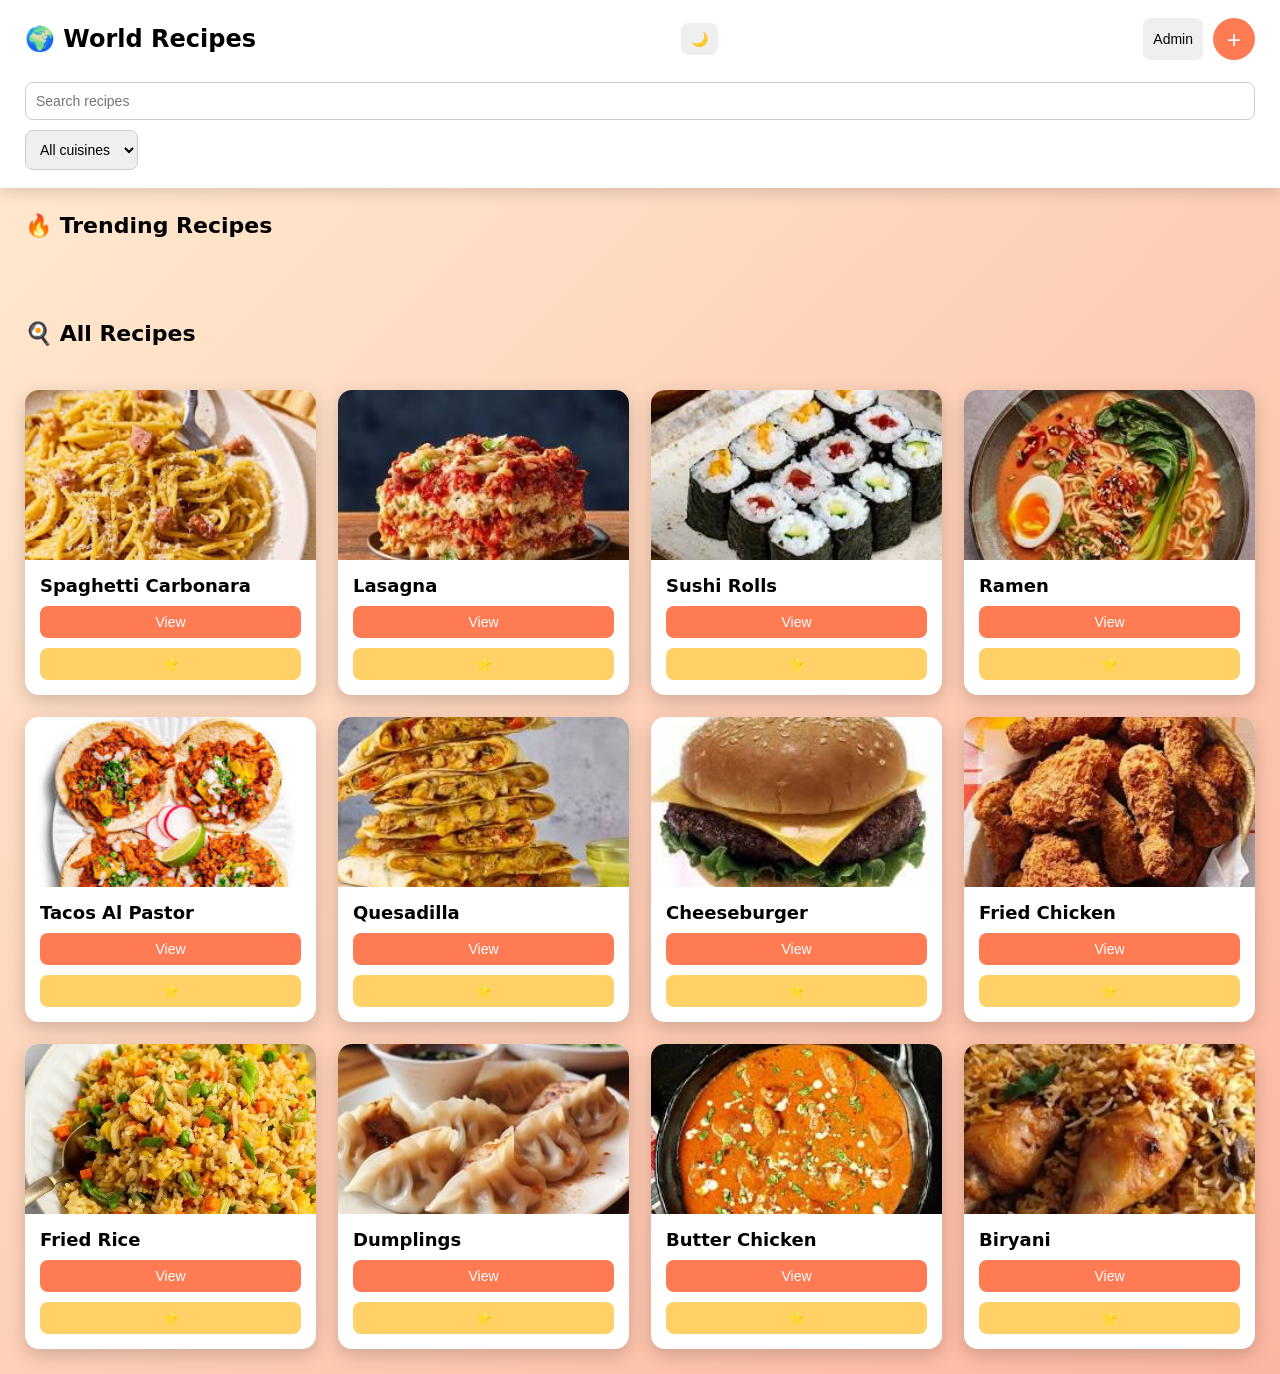
<file: index.html>
<!DOCTYPE html>
<html>
<head>
<title>World Recipes</title>
<link rel="stylesheet" href="style.css">
</head>

<body>

<header>
<h1>🌍 World Recipes</h1>
<button onclick="toggleDark()">🌙</button>
<div class="topButtons">
<button onclick="location.href='admin.html'">Admin</button>
<button class="addBtn" onclick="location.href='add.html'">+</button>
</div>

<div class="controls">

<input id="search" placeholder="Search recipes">

<select id="filter">
<option value="all">All cuisines</option>
<option value="italian">Italian</option>
<option value="japanese">Japanese</option>
<option value="mexican">Mexican</option>
<option value="american">American</option>
<option value="chinese">Chinese</option>
<option value="indian">Indian</option>
</select>

</div>

</header>
  
<h2 class="sectionTitle">🔥 Trending Recipes</h2>
<div class="trending" id="trending"></div>
<h2 class="sectionTitle">🍳 All Recipes</h2>
  
<div class="container" id="recipes">

<div class="recipe" data-type="italian">
<img src="spaghetti_carbonara.jpg">
<div class="content">
<h3>Spaghetti Carbonara</h3>
<button class="view">View</button>
<button class="fav">⭐</button>
<div class="details">
<p>Spaghetti, eggs, pancetta, pecorino cheese.</p>
</div>
</div>
</div>

<div class="recipe" data-type="italian">
<img src="lasagna.jpg">
<div class="content">
<h3>Lasagna</h3>
<button class="view">View</button>
<button class="fav">⭐</button>
<div class="details">
<p>Pasta sheets, beef, tomato sauce, mozzarella.</p>
</div>
</div>
</div>

<div class="recipe" data-type="japanese">
<img src="sushi_rolls.jpg">
<div class="content">
<h3>Sushi Rolls</h3>
<button class="view">View</button>
<button class="fav">⭐</button>
<div class="details">
<p>Sushi rice, nori, fish, cucumber.</p>
</div>
</div>
</div>

<div class="recipe" data-type="japanese">
<img src="ramen.jpg">
<div class="content">
<h3>Ramen</h3>
<button class="view">View</button>
<button class="fav">⭐</button>
<div class="details">
<p>Noodles, broth, egg, pork slices.</p>
</div>
</div>
</div>

<div class="recipe" data-type="mexican">
<img src="tacos_al_pastor.jpg">
<div class="content">
<h3>Tacos Al Pastor</h3>
<button class="view">View</button>
<button class="fav">⭐</button>
<div class="details">
<p>Tortillas, beef, lettuce, tomatoes.</p>
</div>
</div>
</div>

<div class="recipe" data-type="mexican">
<img src="quesadilla.jpg">
<div class="content">
<h3>Quesadilla</h3>
<button class="view">View</button>
<button class="fav">⭐</button>
<div class="details">
<p>Tortilla, cheese, chicken.</p>
</div>
</div>
</div>

<div class="recipe" data-type="american">
<img src="cheeseburger.jpg">
<div class="content">
<h3>Cheeseburger</h3>
<button class="view">View</button>
<button class="fav">⭐</button>
<div class="details">
<p>Beef patty, bun, cheese, lettuce.</p>
</div>
</div>
</div>

<div class="recipe" data-type="american">
<img src="fried_chicken.jpg">
<div class="content">
<h3>Fried Chicken</h3>
<button class="view">View</button>
<button class="fav">⭐</button>
<div class="details">
<p>Chicken, flour batter, spices.</p>
</div>
</div>
</div>

<div class="recipe" data-type="chinese">
<img src="fried_rice.jpg">
<div class="content">
<h3>Fried Rice</h3>
<button class="view">View</button>
<button class="fav">⭐</button>
<div class="details">
<p>Rice, egg, soy sauce, vegetables.</p>
</div>
</div>
</div>

<div class="recipe" data-type="chinese">
<img src="dumplings.jpg">
<div class="content">
<h3>Dumplings</h3>
<button class="view">View</button>
<button class="fav">⭐</button>
<div class="details">
<p>Dough wrappers, pork filling.</p>
</div>
</div>
</div>

<div class="recipe" data-type="indian">
<img src="butter_chicken.jpg">
<div class="content">
<h3>Butter Chicken</h3>
<button class="view">View</button>
<button class="fav">⭐</button>
<div class="details">
<p>Chicken, butter sauce, spices.</p>
</div>
</div>
</div>

<div class="recipe" data-type="indian">
<img src="chicken_biryani.jpg">
<div class="content">
<h3>Biryani</h3>
<button class="view">View</button>
<button class="fav">⭐</button>
<div class="details">
<p>Rice, chicken, spices.</p>
</div>
</div>
</div>

</div>

<script src="script.js"></script>

</body>
</html>
</file>
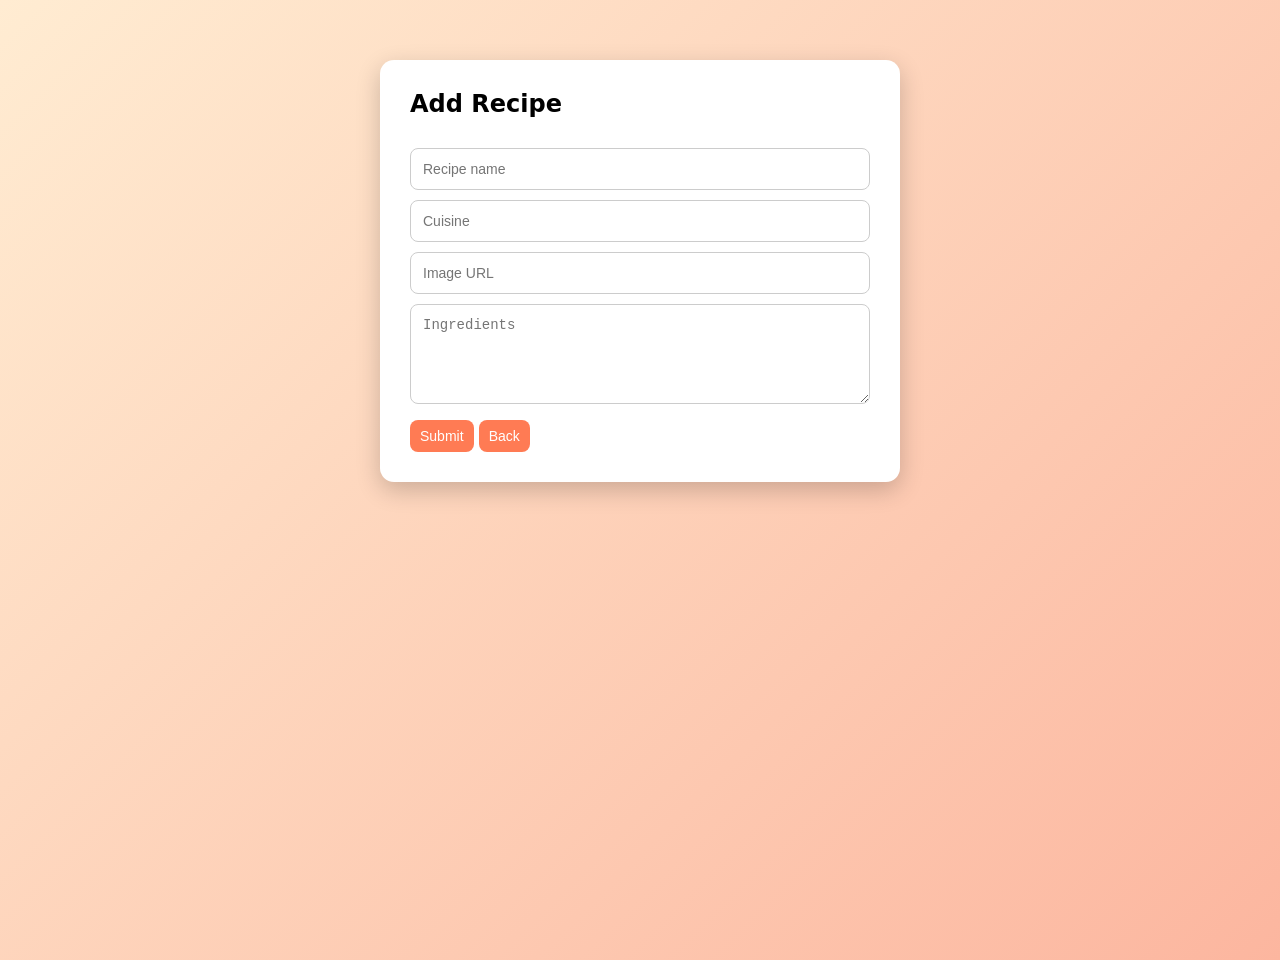
<file: add.html>
<!DOCTYPE html>
<html>
<head>
<title>Add Recipe</title>
<link rel="stylesheet" href="style.css">
</head>

<body>

<div class="formBox">

<h2>Add Recipe</h2>

<input id="name" placeholder="Recipe name">
<input id="cuisine" placeholder="Cuisine">
<input id="image" placeholder="Image URL">
<textarea id="ingredients" placeholder="Ingredients"></textarea>

<button onclick="submitRecipe()">Submit</button>
<button onclick="location.href='index.html'">Back</button>

</div>

<script src="script.js"></script>

</body>
</html>
</file>
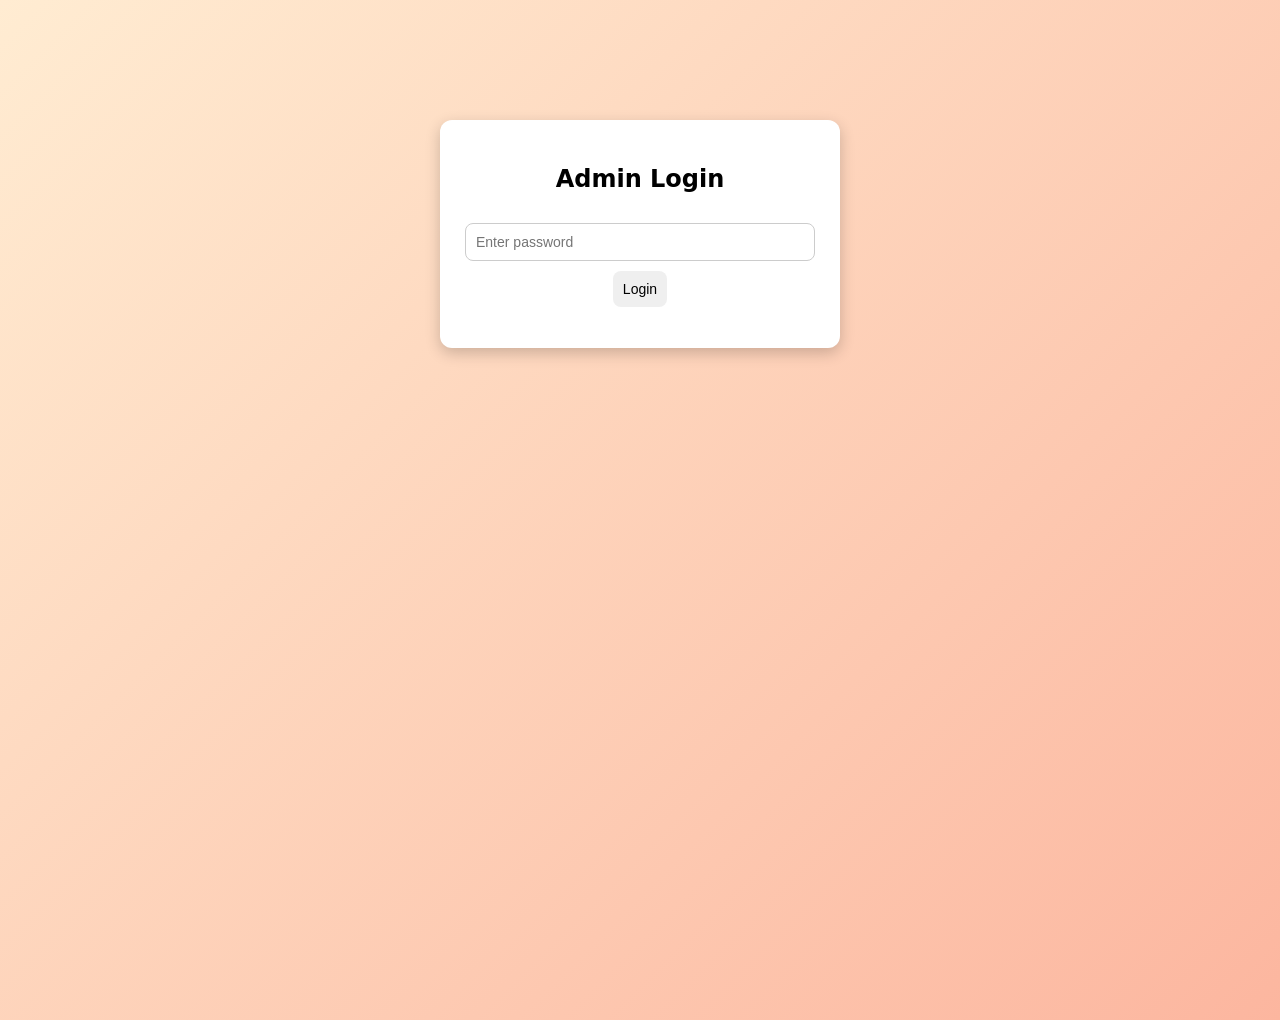
<file: admin.html>
<!DOCTYPE html>
<html>
<head>
<title>Admin Panel</title>
<link rel="stylesheet" href="style.css">

<style>

.loginBox{
background:white;
max-width:400px;
margin:auto;
margin-top:120px;
padding:25px;
border-radius:12px;
box-shadow:0 5px 15px rgba(0,0,0,0.2);
text-align:center;
}

#adminPanel{
display:none;
}

input{
width:100%;
padding:10px;
margin-top:10px;
}

button{
margin-top:10px;
padding:10px;
cursor:pointer;
}

</style>

</head>

<body>

<div id="login" class="loginBox">

<h2>Admin Login</h2>

<input id="password" type="password" placeholder="Enter password">

<button onclick="checkPassword()">Login</button>

<p id="error" style="color:red;"></p>

</div>


<div id="adminPanel">

<h1 style="text-align:center">Admin Recipes</h1>

<div id="adminList" class="container"></div>

<div style="text-align:center;margin-top:20px;">
<button onclick="location.href='index.html'">Back</button>
</div>

</div>


<script>

function checkPassword(){

let pass=document.getElementById("password").value

if(pass==="bestrecipeadmineverisnaji2306"){

document.getElementById("login").style.display="none"
document.getElementById("adminPanel").style.display="block"

loadRecipes()

}else{

document.getElementById("error").textContent="Wrong password"

}

}



function loadRecipes(){

let data=JSON.parse(localStorage.getItem("recipes")||"[]")

let list=document.getElementById("adminList")

data.forEach(r=>{

list.innerHTML+=`

<div class="recipe">

<img src="${r.image}">

<div class="content">

<h3>${r.name}</h3>

<p>${r.ingredients}</p>

</div>

</div>

`

})

}

</script>

</body>
</html>
</file>
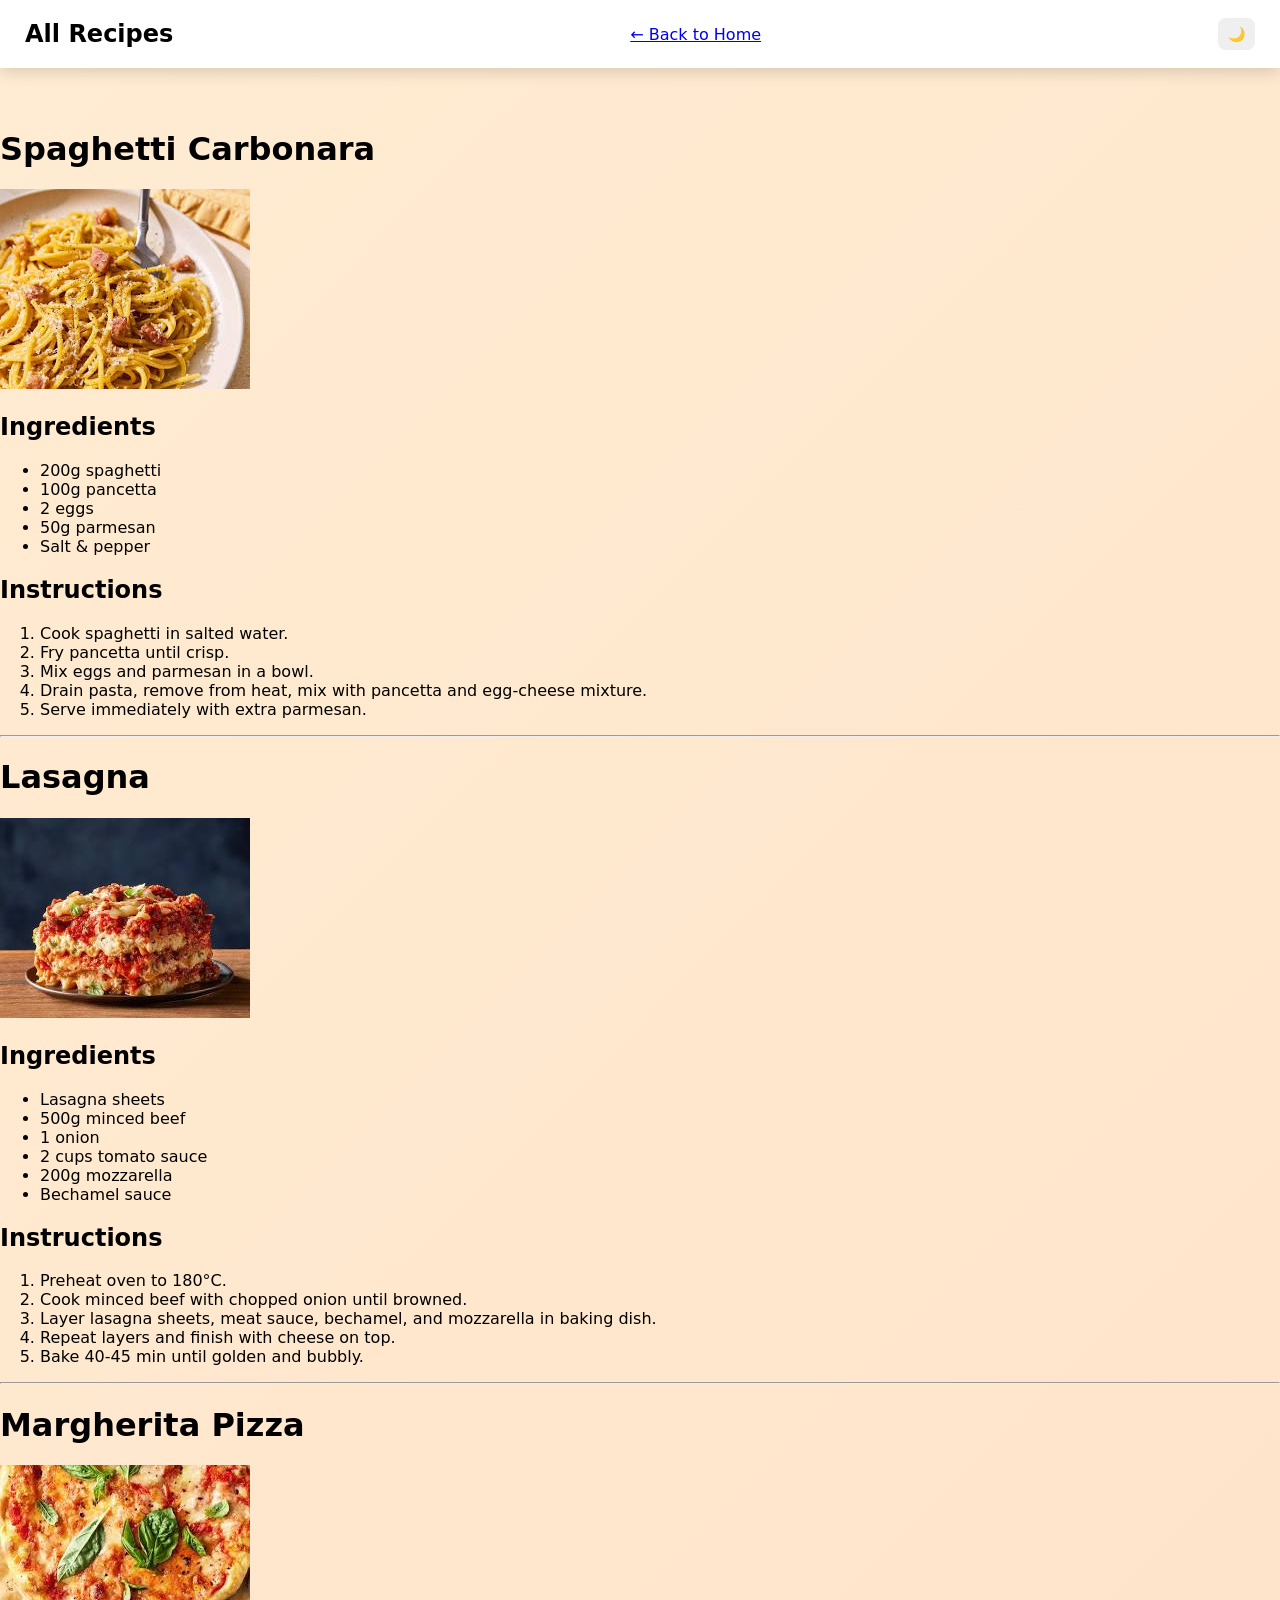
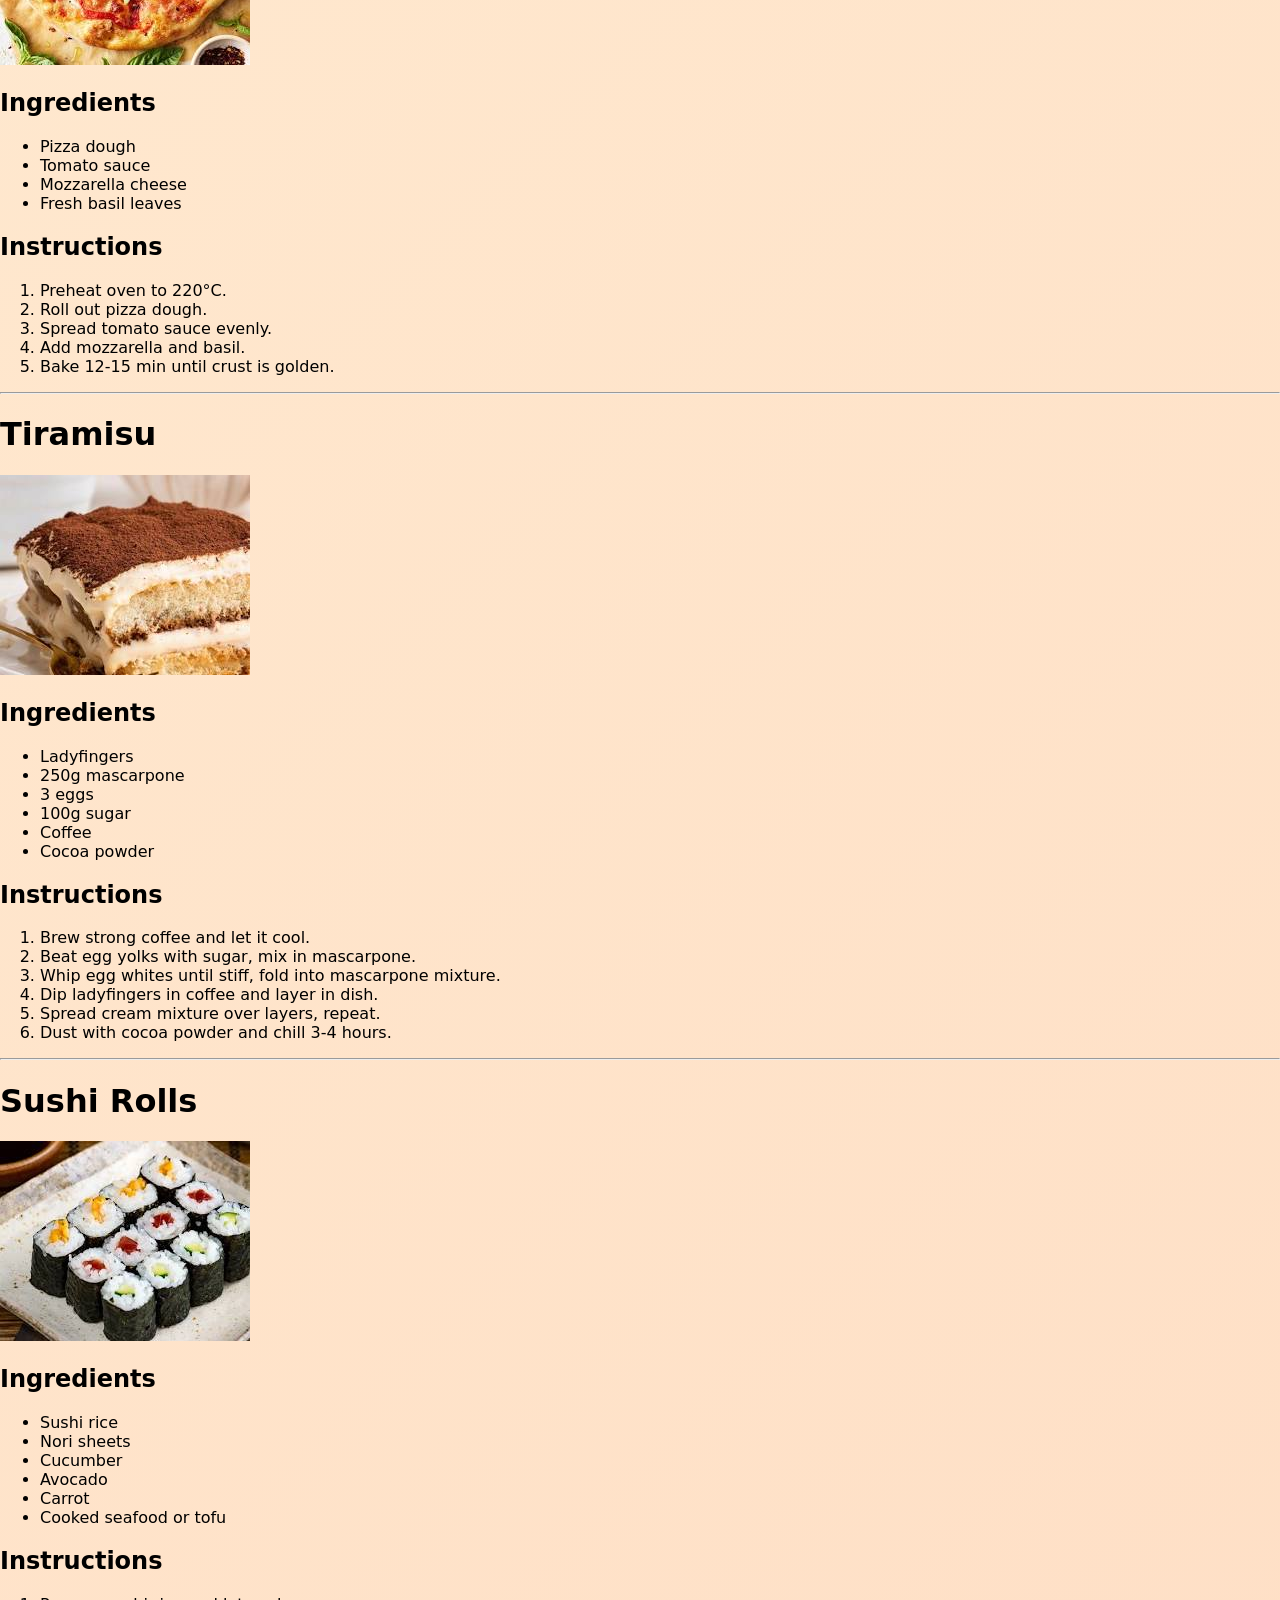
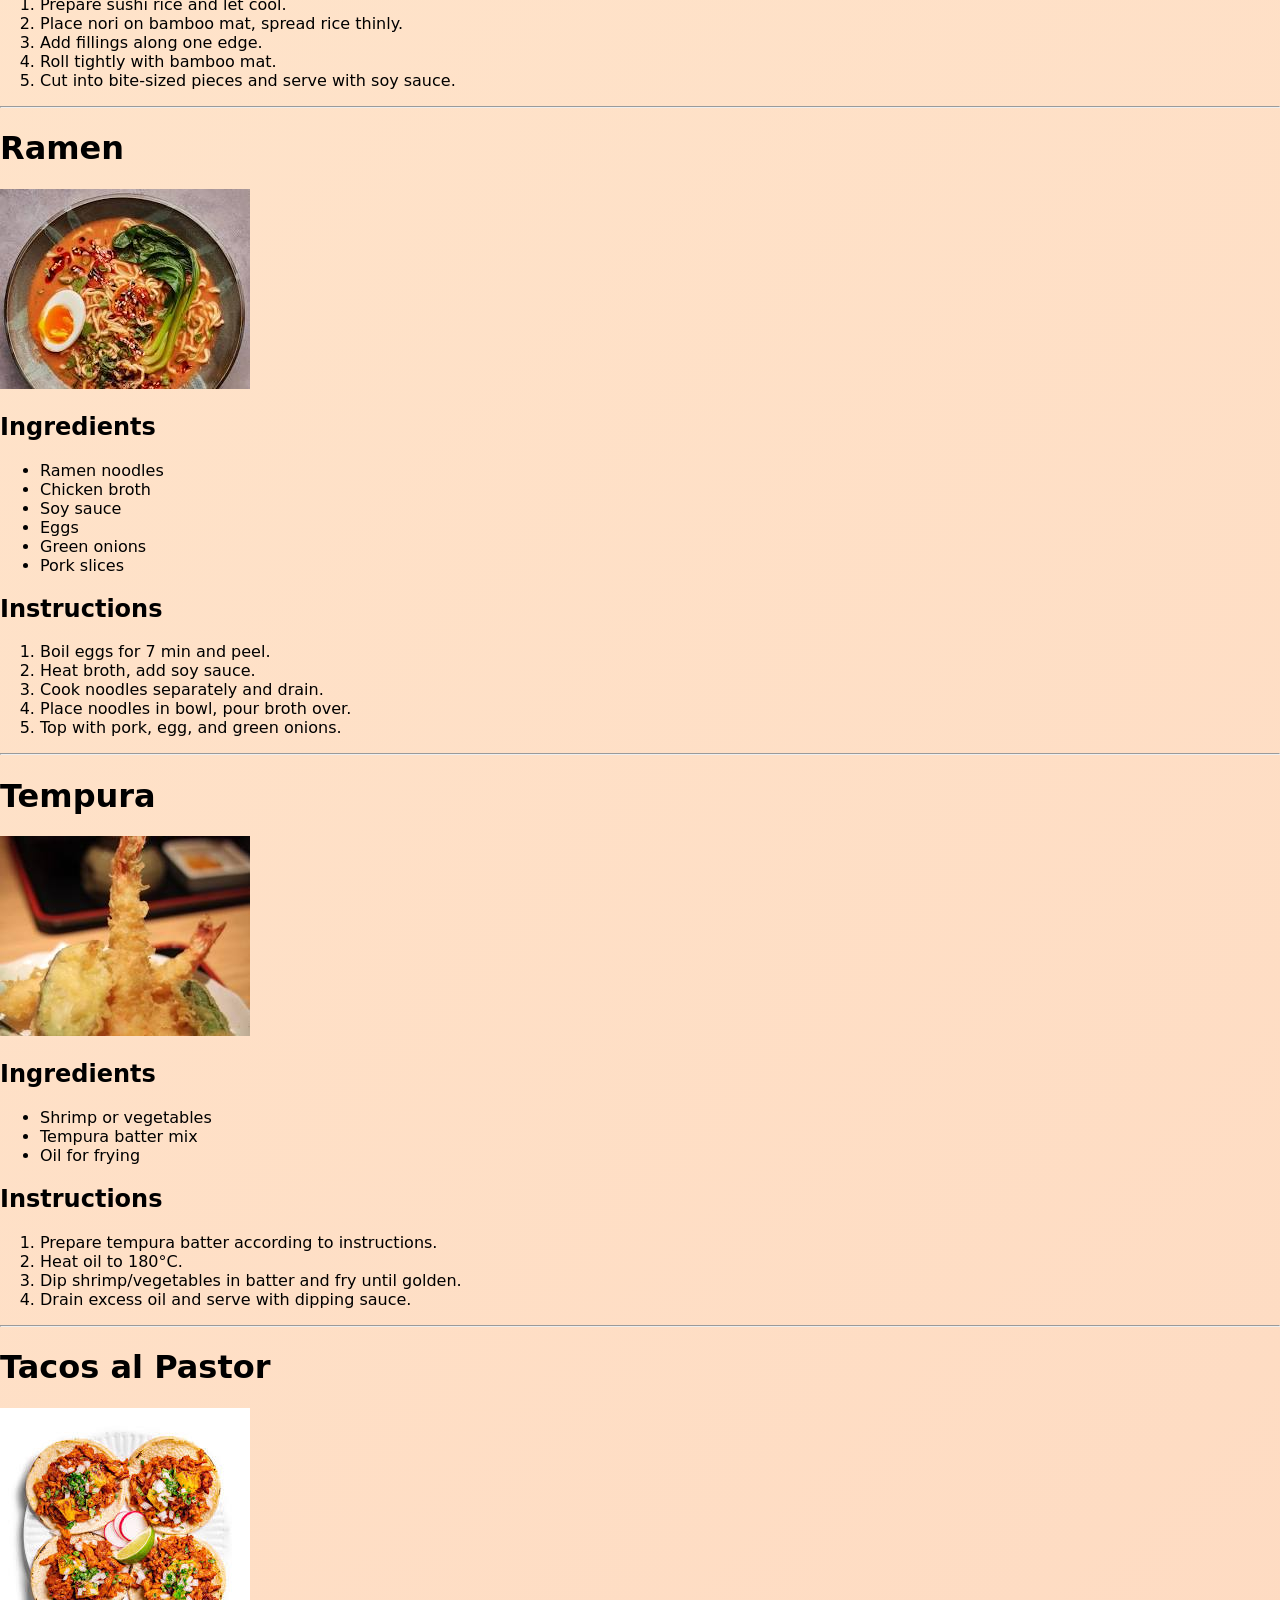
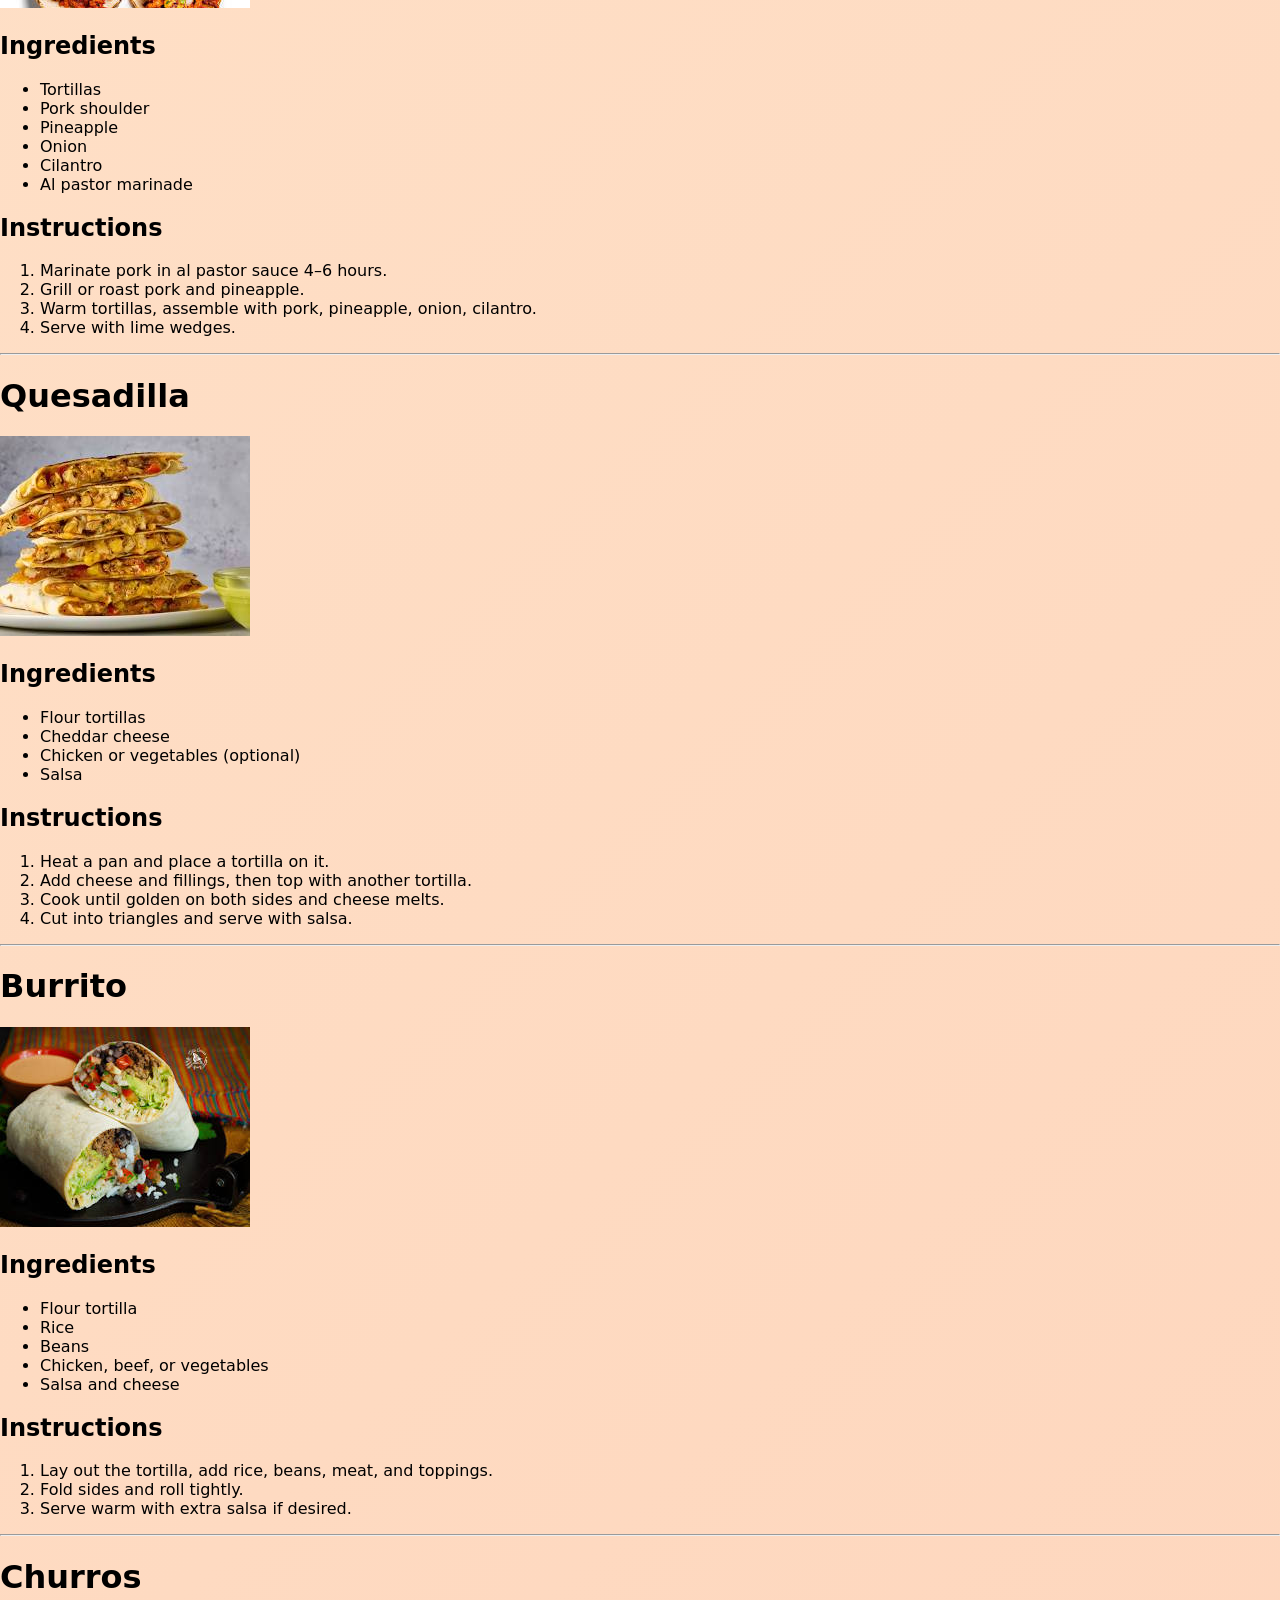
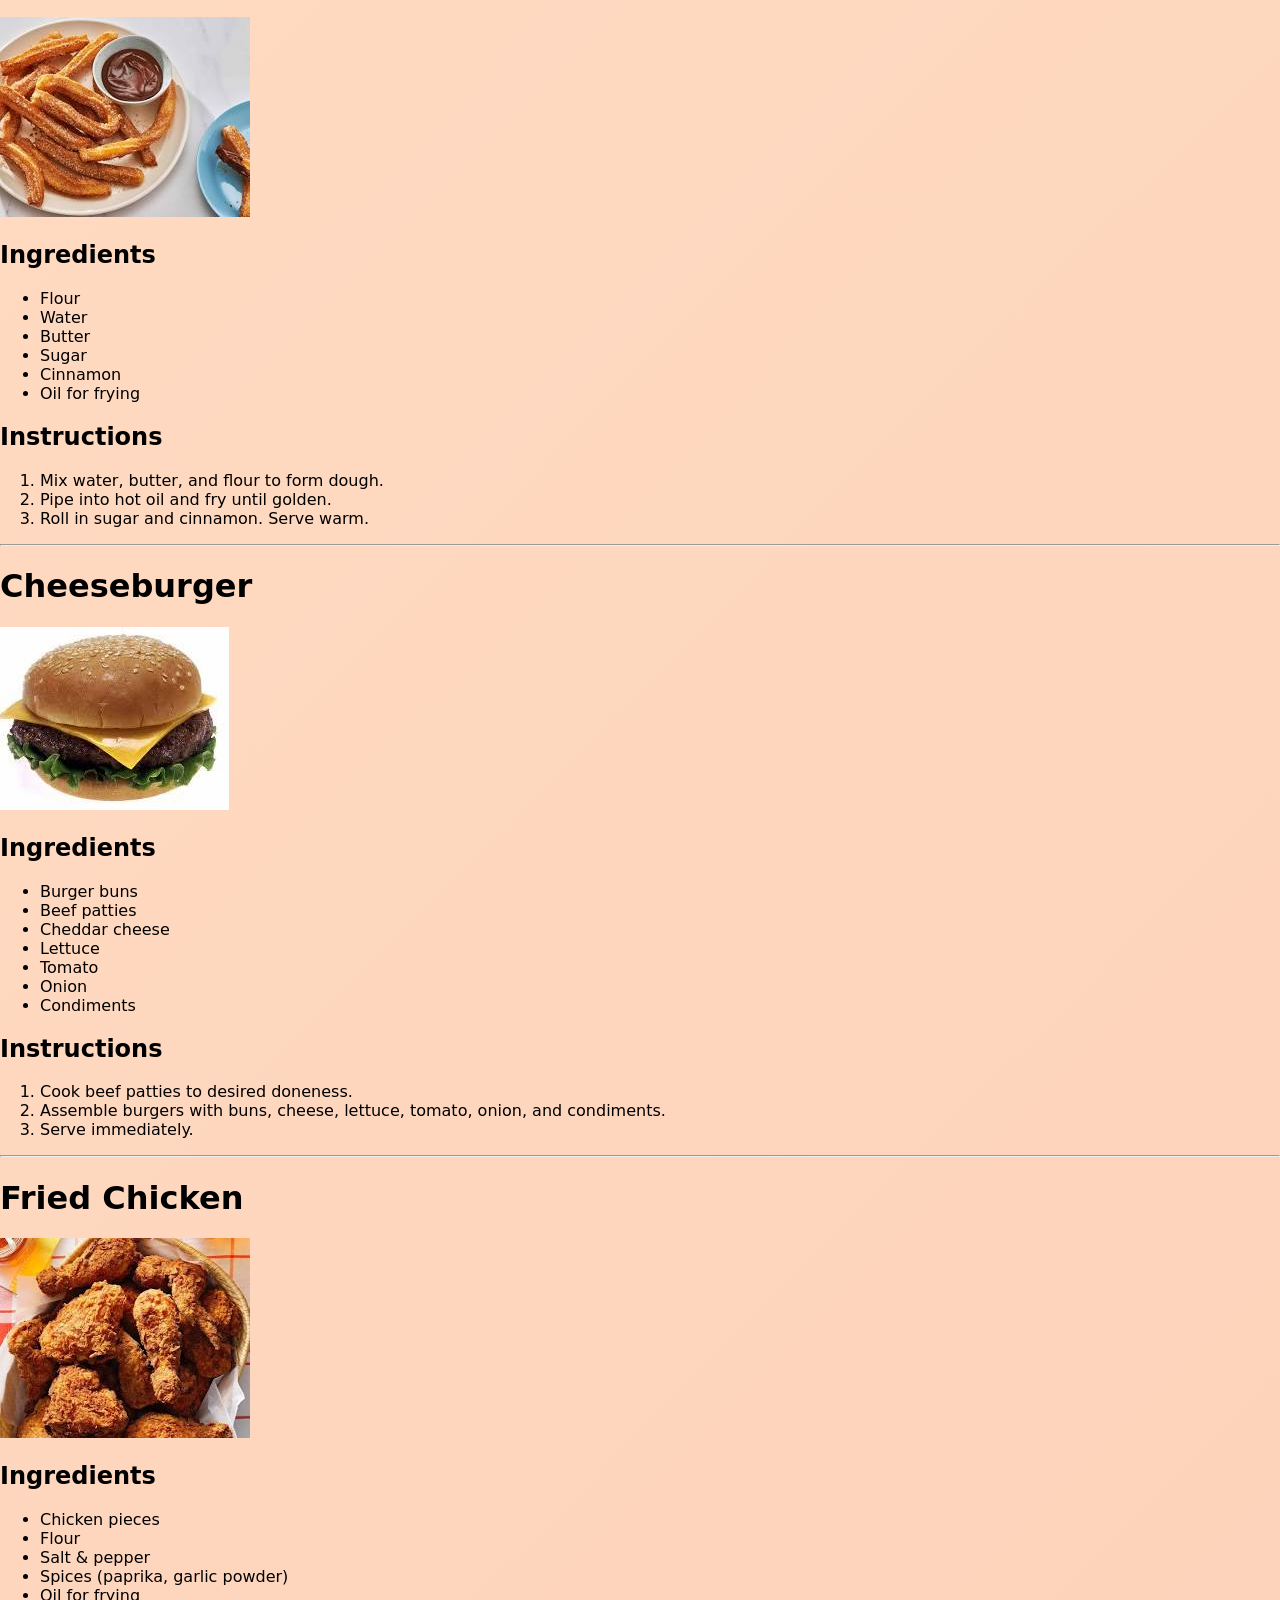
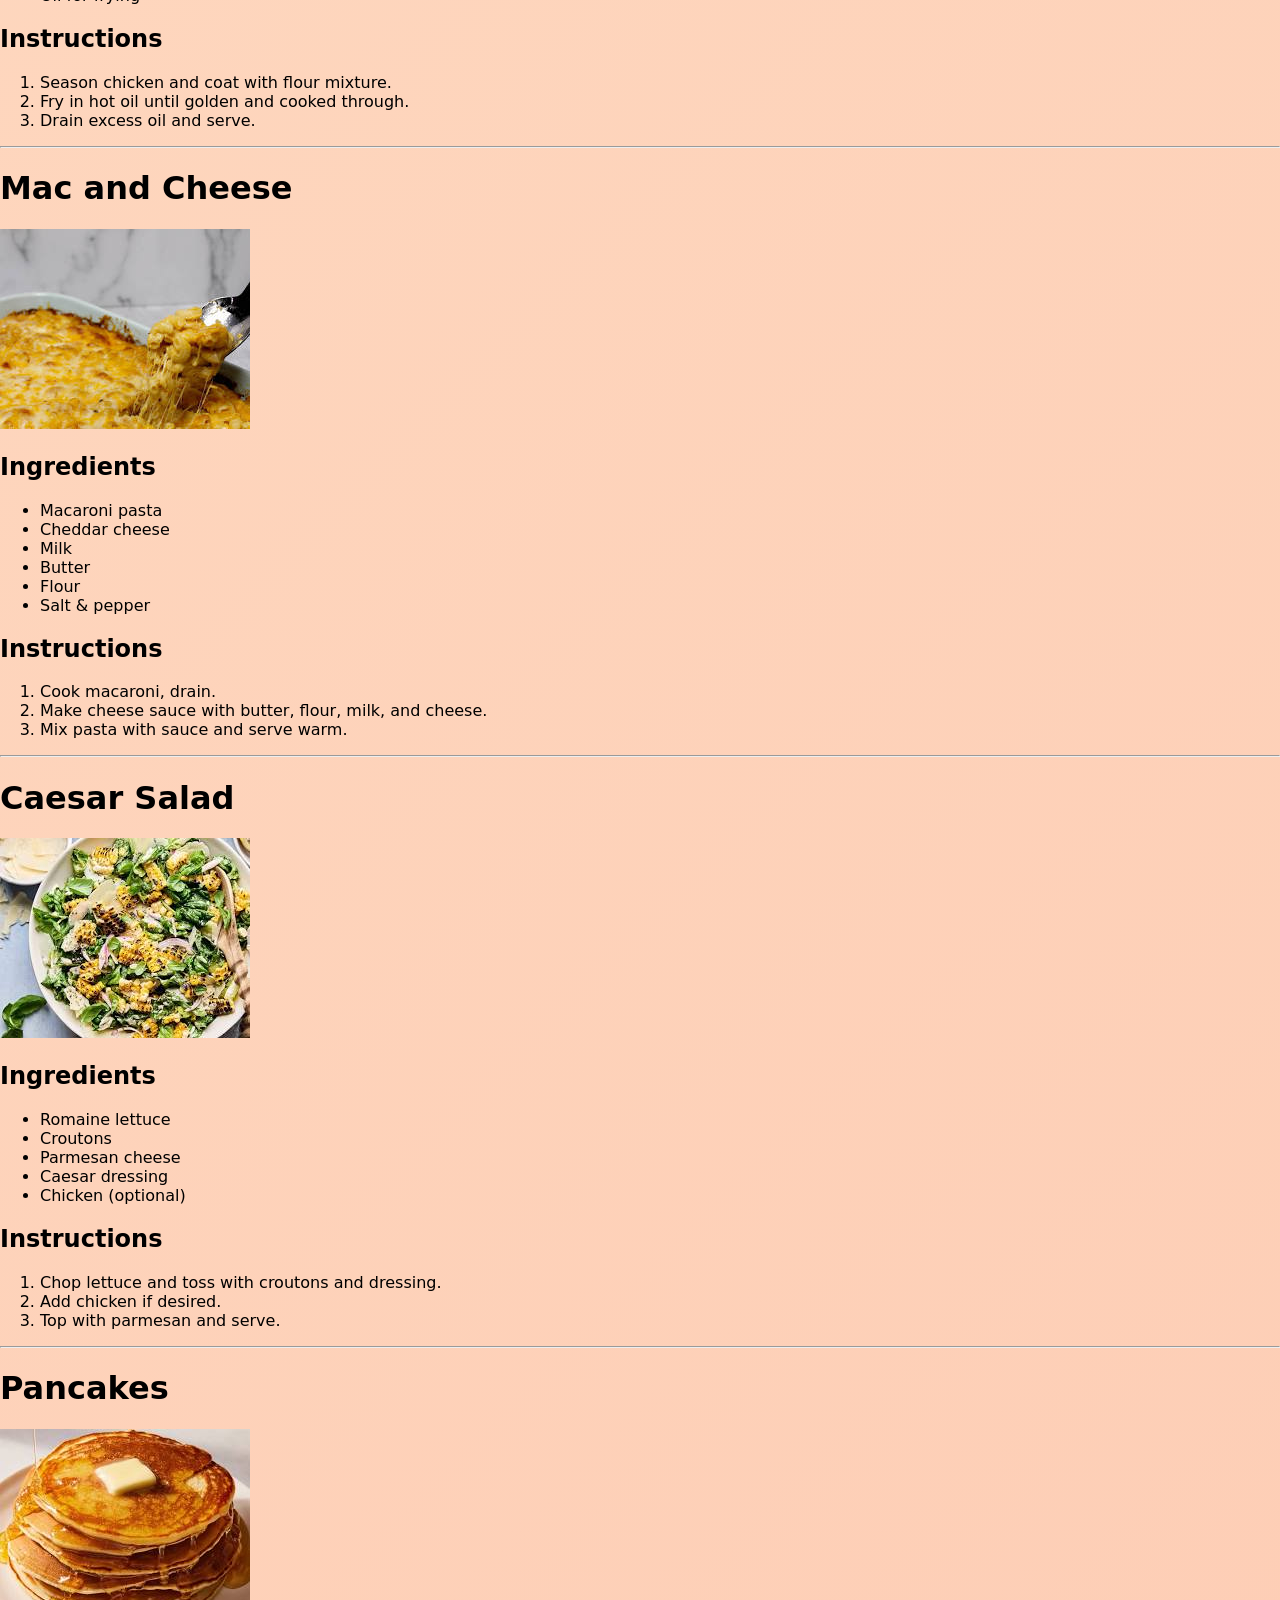
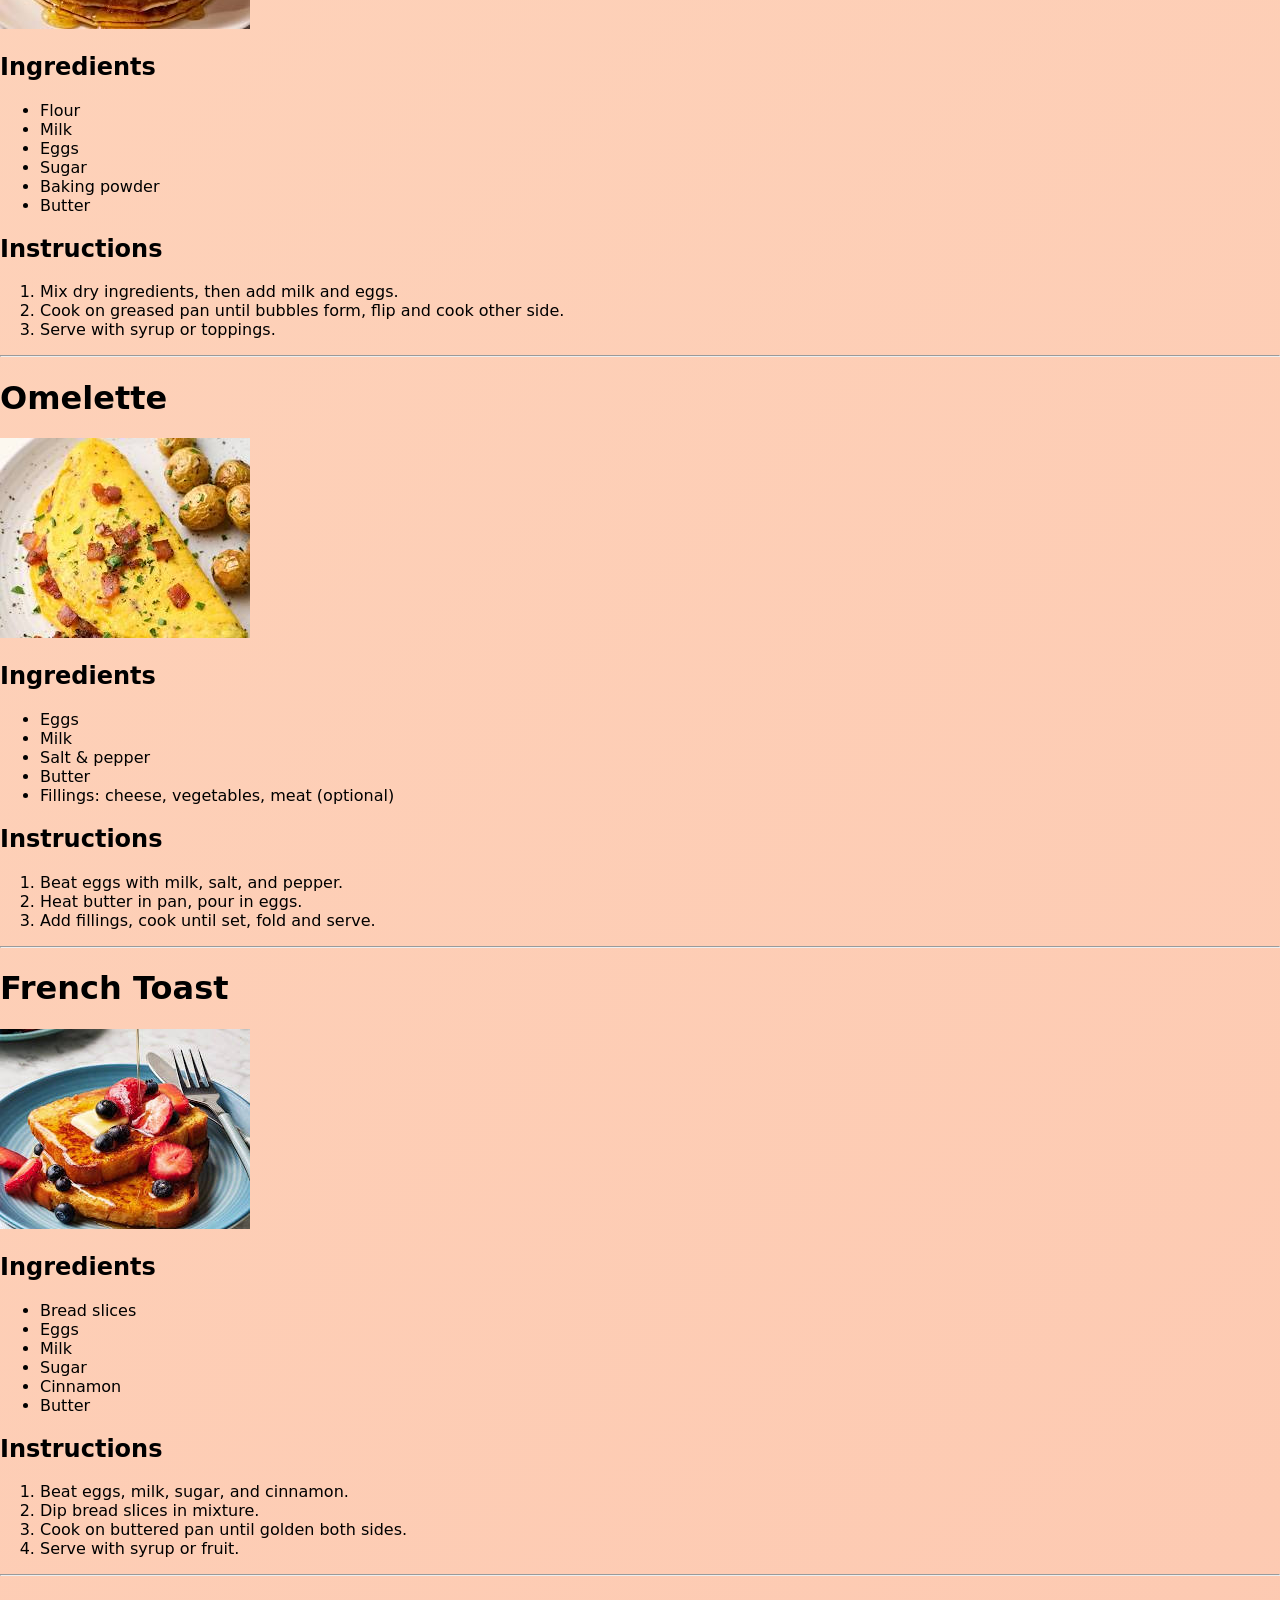
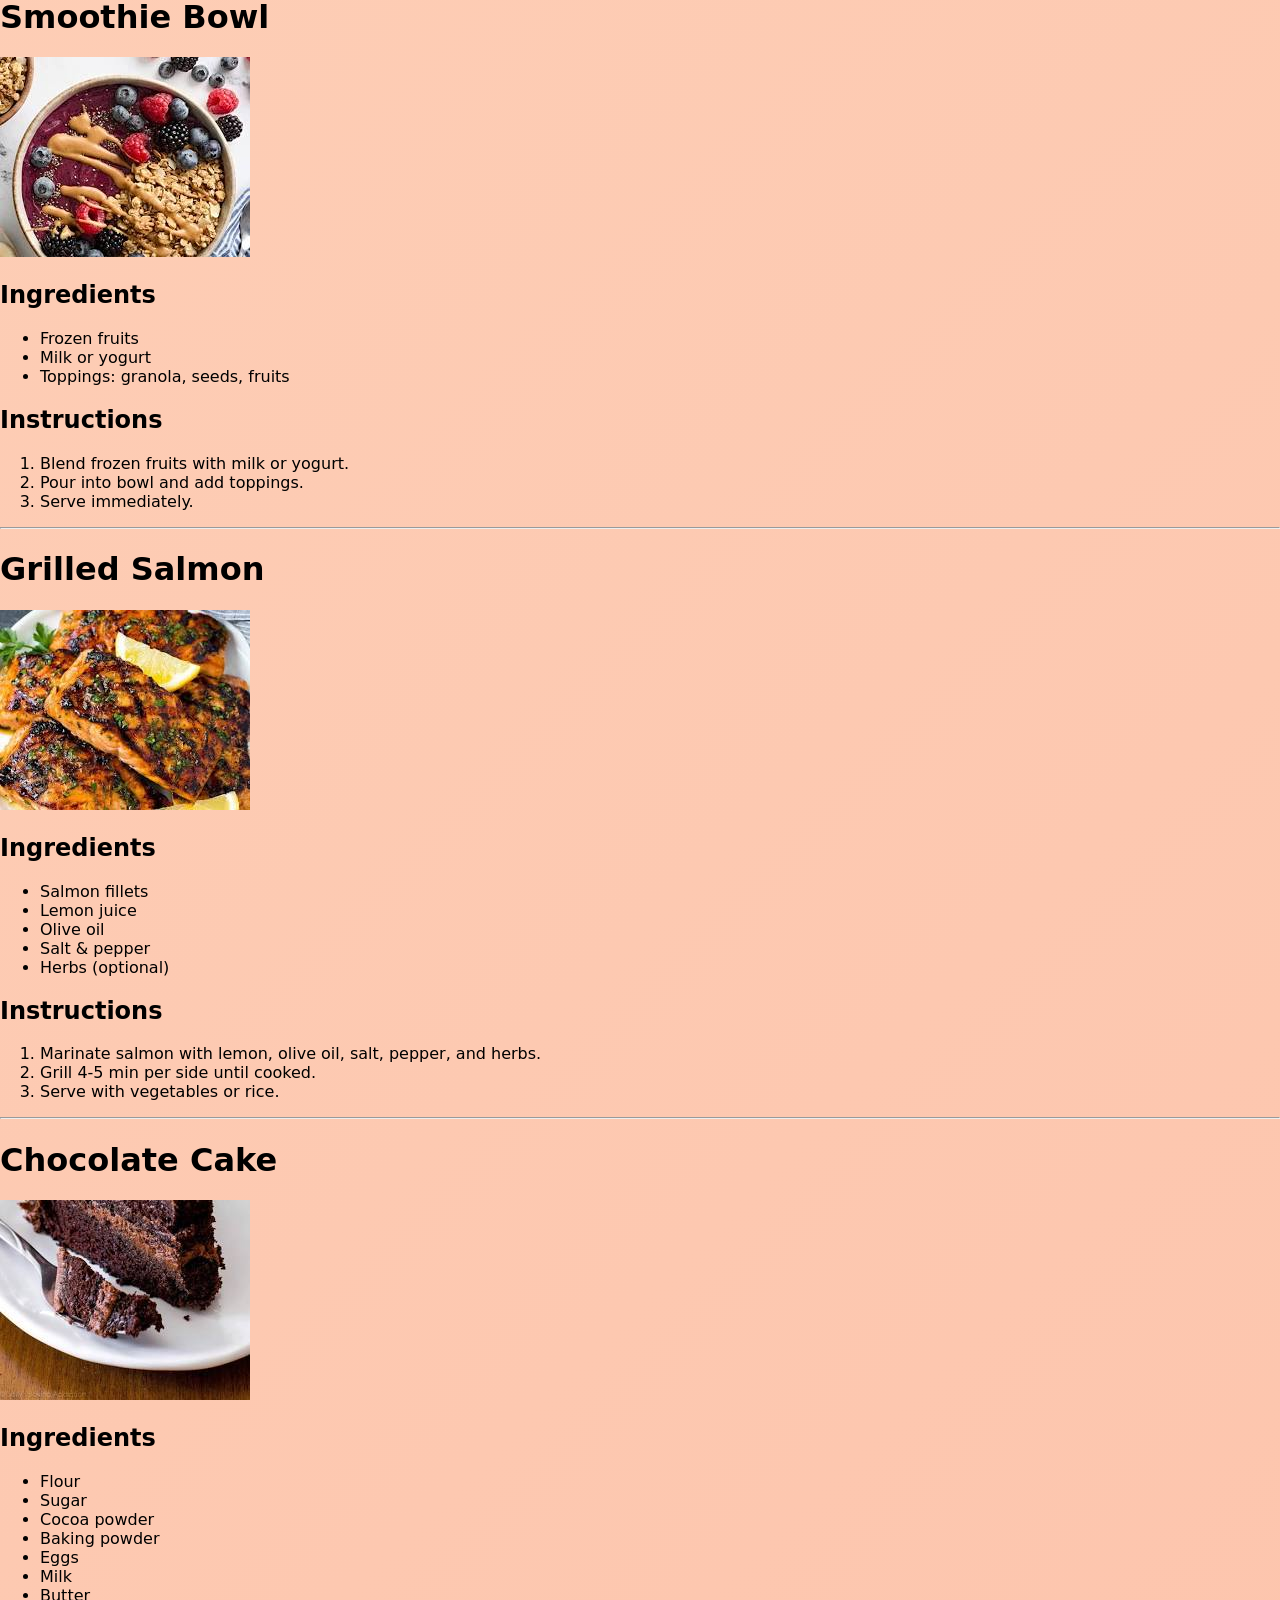
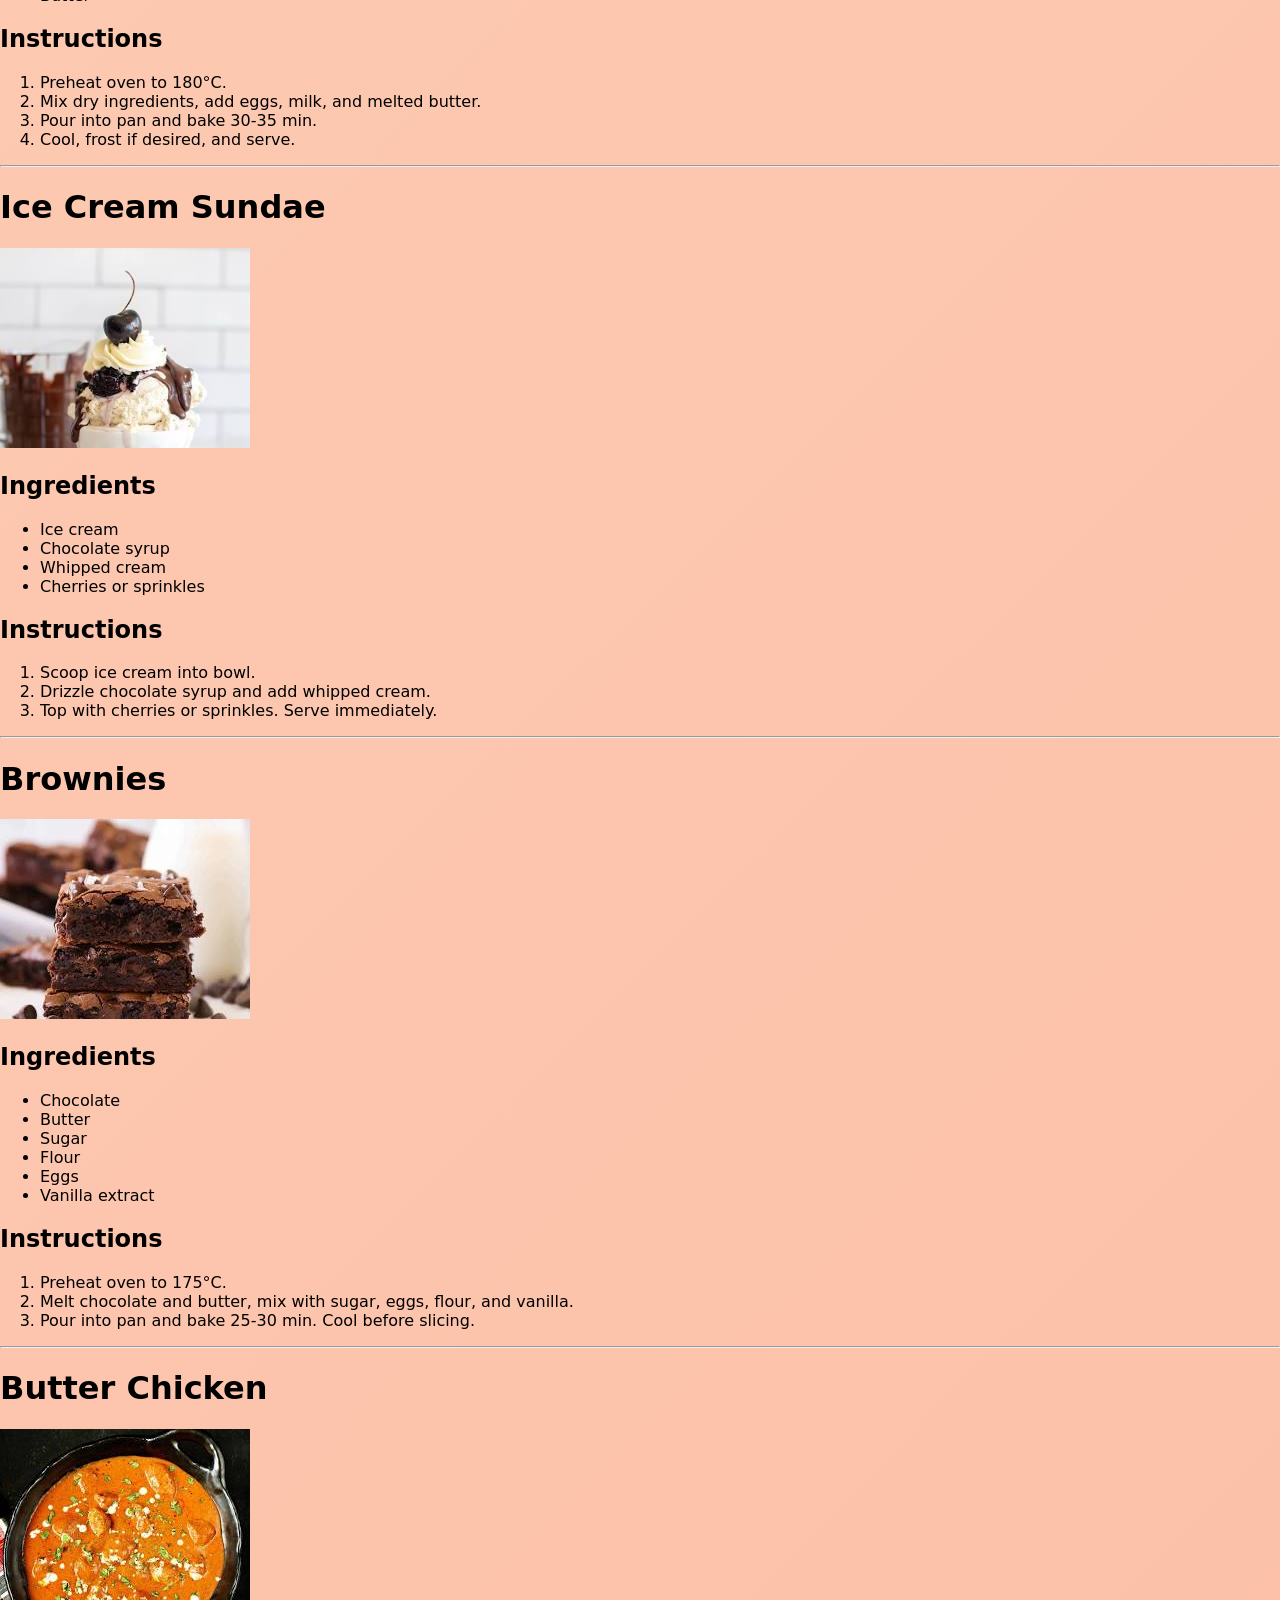
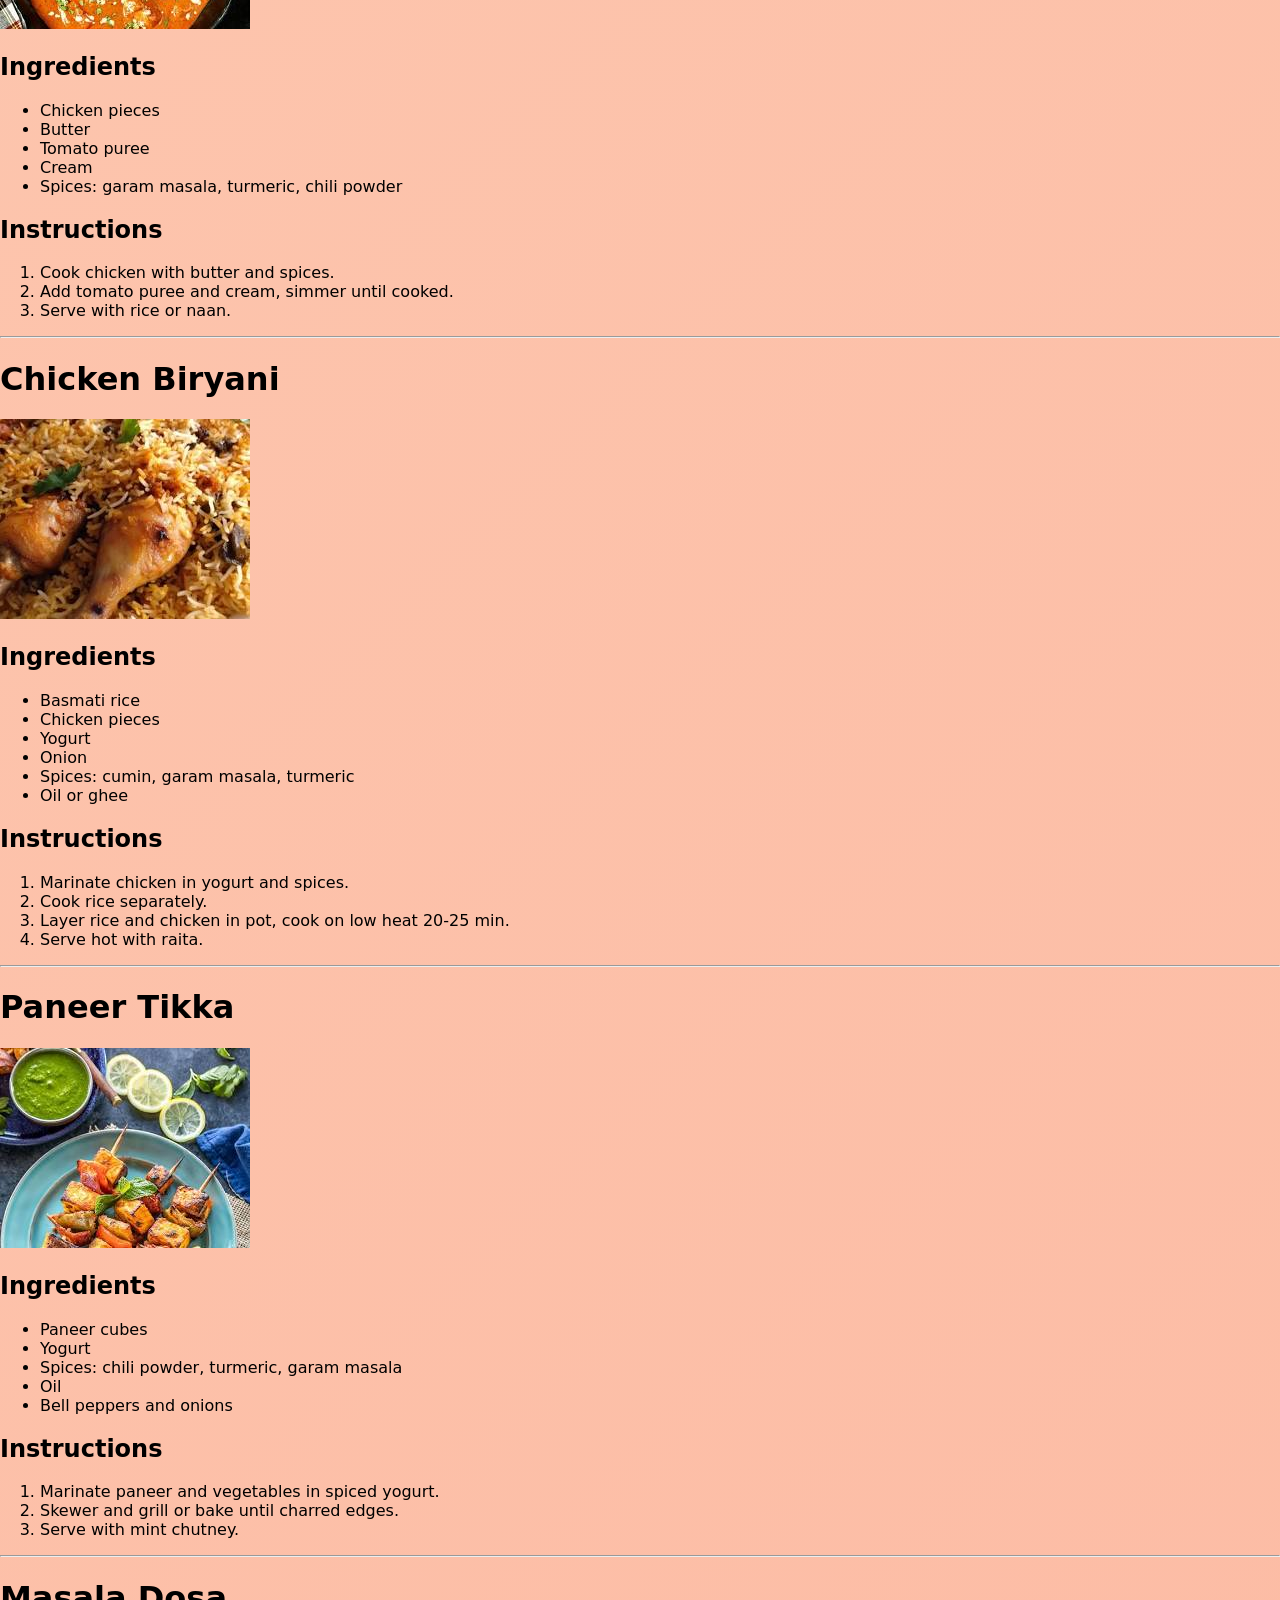
<file: recipe.html>
<!DOCTYPE html>
<html lang="en">
<head>
<meta charset="UTF-8">
<meta name="viewport" content="width=device-width, initial-scale=1.0">
<title>Recipe</title>
<link rel="stylesheet" href="style.css">
</head>
<body>
<header>
  <h1>All Recipes</h1>
  <a href="index.html" class="back-button">← Back to Home</a>
  <button id="darkModeToggle">🌙</button>
</header>
<main>
  
  <h1 id="recipeTitle"></h1>
<img id="recipeImage">
<p id="recipeTime"></p>
<p id="recipeDifficulty"></p>
<ul id="recipeIngredients"></ul>
<p id="recipeInstructions"></p>

<!-- Recipe 1 -->
<h1>Spaghetti Carbonara</h1>
<img src="spaghetti_carbonara.jpg" alt="Spaghetti Carbonara" class="recipe-img">
<h2>Ingredients</h2>
<ul>
  <li>200g spaghetti</li>
  <li>100g pancetta</li>
  <li>2 eggs</li>
  <li>50g parmesan</li>
  <li>Salt & pepper</li>
</ul>
<h2>Instructions</h2>
<ol>
  <li>Cook spaghetti in salted water.</li>
  <li>Fry pancetta until crisp.</li>
  <li>Mix eggs and parmesan in a bowl.</li>
  <li>Drain pasta, remove from heat, mix with pancetta and egg-cheese mixture.</li>
  <li>Serve immediately with extra parmesan.</li>
</ol>
<hr>

<!-- Recipe 2 -->
<h1>Lasagna</h1>
<img src="lasagna.jpg" alt="Lasagna" class="recipe-img">
<h2>Ingredients</h2>
<ul>
  <li>Lasagna sheets</li>
  <li>500g minced beef</li>
  <li>1 onion</li>
  <li>2 cups tomato sauce</li>
  <li>200g mozzarella</li>
  <li>Bechamel sauce</li>
</ul>
<h2>Instructions</h2>
<ol>
  <li>Preheat oven to 180°C.</li>
  <li>Cook minced beef with chopped onion until browned.</li>
  <li>Layer lasagna sheets, meat sauce, bechamel, and mozzarella in baking dish.</li>
  <li>Repeat layers and finish with cheese on top.</li>
  <li>Bake 40-45 min until golden and bubbly.</li>
</ol>
<hr>

<!-- Recipe 3 -->
<h1>Margherita Pizza</h1>
<img src="margherita_pizza.jpg" alt="Margherita Pizza" class="recipe-img">
<h2>Ingredients</h2>
<ul>
  <li>Pizza dough</li>
  <li>Tomato sauce</li>
  <li>Mozzarella cheese</li>
  <li>Fresh basil leaves</li>
</ul>
<h2>Instructions</h2>
<ol>
  <li>Preheat oven to 220°C.</li>
  <li>Roll out pizza dough.</li>
  <li>Spread tomato sauce evenly.</li>
  <li>Add mozzarella and basil.</li>
  <li>Bake 12-15 min until crust is golden.</li>
</ol>
<hr>

<!-- Recipe 4 -->
<h1>Tiramisu</h1>
<img src="tiramisu.jpg" alt="Tiramisu" class="recipe-img">
<h2>Ingredients</h2>
<ul>
  <li>Ladyfingers</li>
  <li>250g mascarpone</li>
  <li>3 eggs</li>
  <li>100g sugar</li>
  <li>Coffee</li>
  <li>Cocoa powder</li>
</ul>
<h2>Instructions</h2>
<ol>
  <li>Brew strong coffee and let it cool.</li>
  <li>Beat egg yolks with sugar, mix in mascarpone.</li>
  <li>Whip egg whites until stiff, fold into mascarpone mixture.</li>
  <li>Dip ladyfingers in coffee and layer in dish.</li>
  <li>Spread cream mixture over layers, repeat.</li>
  <li>Dust with cocoa powder and chill 3-4 hours.</li>
</ol>
<hr>

<!-- Recipe 5 -->
<h1>Sushi Rolls</h1>
<img src="sushi_rolls.jpg" alt="Sushi Rolls" class="recipe-img">
<h2>Ingredients</h2>
<ul>
  <li>Sushi rice</li>
  <li>Nori sheets</li>
  <li>Cucumber</li>
  <li>Avocado</li>
  <li>Carrot</li>
  <li>Cooked seafood or tofu</li>
</ul>
<h2>Instructions</h2>
<ol>
  <li>Prepare sushi rice and let cool.</li>
  <li>Place nori on bamboo mat, spread rice thinly.</li>
  <li>Add fillings along one edge.</li>
  <li>Roll tightly with bamboo mat.</li>
  <li>Cut into bite-sized pieces and serve with soy sauce.</li>
</ol>
<hr>

<!-- Recipe 6 -->
<h1>Ramen</h1>
<img src="ramen.jpg" alt="Ramen" class="recipe-img">
<h2>Ingredients</h2>
<ul>
  <li>Ramen noodles</li>
  <li>Chicken broth</li>
  <li>Soy sauce</li>
  <li>Eggs</li>
  <li>Green onions</li>
  <li>Pork slices</li>
</ul>
<h2>Instructions</h2>
<ol>
  <li>Boil eggs for 7 min and peel.</li>
  <li>Heat broth, add soy sauce.</li>
  <li>Cook noodles separately and drain.</li>
  <li>Place noodles in bowl, pour broth over.</li>
  <li>Top with pork, egg, and green onions.</li>
</ol>
<hr>

<!-- Recipe 7 -->
<h1>Tempura</h1>
<img src="tempura.jpg" alt="Tempura" class="recipe-img">
<h2>Ingredients</h2>
<ul>
  <li>Shrimp or vegetables</li>
  <li>Tempura batter mix</li>
  <li>Oil for frying</li>
</ul>
<h2>Instructions</h2>
<ol>
  <li>Prepare tempura batter according to instructions.</li>
  <li>Heat oil to 180°C.</li>
  <li>Dip shrimp/vegetables in batter and fry until golden.</li>
  <li>Drain excess oil and serve with dipping sauce.</li>
</ol>
<hr>

<!-- Recipe 8 -->
<h1>Tacos al Pastor</h1>
<img src="tacos_al_pastor.jpg" alt="Tacos al Pastor" class="recipe-img">
<h2>Ingredients</h2>
<ul>
  <li>Tortillas</li>
  <li>Pork shoulder</li>
  <li>Pineapple</li>
  <li>Onion</li>
  <li>Cilantro</li>
  <li>Al pastor marinade</li>
</ul>
<h2>Instructions</h2>
<ol>
  <li>Marinate pork in al pastor sauce 4–6 hours.</li>
  <li>Grill or roast pork and pineapple.</li>
  <li>Warm tortillas, assemble with pork, pineapple, onion, cilantro.</li>
  <li>Serve with lime wedges.</li>
</ol>
<hr>

<!-- Recipe 9 -->
<h1>Quesadilla</h1>
<img src="quesadilla.jpg" alt="Quesadilla" class="recipe-img">
<h2>Ingredients</h2>
<ul>
  <li>Flour tortillas</li>
  <li>Cheddar cheese</li>
  <li>Chicken or vegetables (optional)</li>
  <li>Salsa</li>
</ul>
<h2>Instructions</h2>
<ol>
  <li>Heat a pan and place a tortilla on it.</li>
  <li>Add cheese and fillings, then top with another tortilla.</li>
  <li>Cook until golden on both sides and cheese melts.</li>
  <li>Cut into triangles and serve with salsa.</li>
</ol>
<hr>

<!-- Recipe 10 -->
<h1>Burrito</h1>
<img src="burrito.jpg" alt="Burrito" class="recipe-img">
<h2>Ingredients</h2>
<ul>
  <li>Flour tortilla</li>
  <li>Rice</li>
  <li>Beans</li>
  <li>Chicken, beef, or vegetables</li>
  <li>Salsa and cheese</li>
</ul>
<h2>Instructions</h2>
<ol>
  <li>Lay out the tortilla, add rice, beans, meat, and toppings.</li>
  <li>Fold sides and roll tightly.</li>
  <li>Serve warm with extra salsa if desired.</li>
</ol>
<hr>

<!-- Recipe 11 -->
<h1>Churros</h1>
<img src="churros.jpg" alt="Churros" class="recipe-img">
<h2>Ingredients</h2>
<ul>
  <li>Flour</li>
  <li>Water</li>
  <li>Butter</li>
  <li>Sugar</li>
  <li>Cinnamon</li>
  <li>Oil for frying</li>
</ul>
<h2>Instructions</h2>
<ol>
  <li>Mix water, butter, and flour to form dough.</li>
  <li>Pipe into hot oil and fry until golden.</li>
  <li>Roll in sugar and cinnamon. Serve warm.</li>
</ol>
<hr>

<!-- Recipe 12 -->
<h1>Cheeseburger</h1>
<img src="cheeseburger.jpg" alt="Cheeseburger" class="recipe-img">
<h2>Ingredients</h2>
<ul>
  <li>Burger buns</li>
  <li>Beef patties</li>
  <li>Cheddar cheese</li>
  <li>Lettuce</li>
  <li>Tomato</li>
  <li>Onion</li>
  <li>Condiments</li>
</ul>
<h2>Instructions</h2>
<ol>
  <li>Cook beef patties to desired doneness.</li>
  <li>Assemble burgers with buns, cheese, lettuce, tomato, onion, and condiments.</li>
  <li>Serve immediately.</li>
</ol>
<hr>

<!-- Recipe 13 -->
<h1>Fried Chicken</h1>
<img src="fried_chicken.jpg" alt="Fried Chicken" class="recipe-img">
<h2>Ingredients</h2>
<ul>
  <li>Chicken pieces</li>
  <li>Flour</li>
  <li>Salt & pepper</li>
  <li>Spices (paprika, garlic powder)</li>
  <li>Oil for frying</li>
</ul>
<h2>Instructions</h2>
<ol>
  <li>Season chicken and coat with flour mixture.</li>
  <li>Fry in hot oil until golden and cooked through.</li>
  <li>Drain excess oil and serve.</li>
</ol>
<hr>

<!-- Recipe 14 -->
<h1>Mac and Cheese</h1>
<img src="mac_and_cheese.jpg" alt="Mac and Cheese" class="recipe-img">
<h2>Ingredients</h2>
<ul>
  <li>Macaroni pasta</li>
  <li>Cheddar cheese</li>
  <li>Milk</li>
  <li>Butter</li>
  <li>Flour</li>
  <li>Salt & pepper</li>
</ul>
<h2>Instructions</h2>
<ol>
  <li>Cook macaroni, drain.</li>
  <li>Make cheese sauce with butter, flour, milk, and cheese.</li>
  <li>Mix pasta with sauce and serve warm.</li>
</ol>
<hr>

<!-- Recipe 15 -->
<h1>Caesar Salad</h1>
<img src="caesar_salad.jpg" alt="Caesar Salad" class="recipe-img">
<h2>Ingredients</h2>
<ul>
  <li>Romaine lettuce</li>
  <li>Croutons</li>
  <li>Parmesan cheese</li>
  <li>Caesar dressing</li>
  <li>Chicken (optional)</li>
</ul>
<h2>Instructions</h2>
<ol>
  <li>Chop lettuce and toss with croutons and dressing.</li>
  <li>Add chicken if desired.</li>
  <li>Top with parmesan and serve.</li>
</ol>
<hr>

<!-- Recipe 16 -->
<h1>Pancakes</h1>
<img src="pancakes.jpg" alt="Pancakes" class="recipe-img">
<h2>Ingredients</h2>
<ul>
  <li>Flour</li>
  <li>Milk</li>
  <li>Eggs</li>
  <li>Sugar</li>
  <li>Baking powder</li>
  <li>Butter</li>
</ul>
<h2>Instructions</h2>
<ol>
  <li>Mix dry ingredients, then add milk and eggs.</li>
  <li>Cook on greased pan until bubbles form, flip and cook other side.</li>
  <li>Serve with syrup or toppings.</li>
</ol>
<hr>

<!-- Recipe 17 -->
<h1>Omelette</h1>
<img src="omelette.jpg" alt="Omelette" class="recipe-img">
<h2>Ingredients</h2>
<ul>
  <li>Eggs</li>
  <li>Milk</li>
  <li>Salt & pepper</li>
  <li>Butter</li>
  <li>Fillings: cheese, vegetables, meat (optional)</li>
</ul>
<h2>Instructions</h2>
<ol>
  <li>Beat eggs with milk, salt, and pepper.</li>
  <li>Heat butter in pan, pour in eggs.</li>
  <li>Add fillings, cook until set, fold and serve.</li>
</ol>
<hr>

<!-- Recipe 18 -->
<h1>French Toast</h1>
<img src="french_toast.jpg" alt="French Toast" class="recipe-img">
<h2>Ingredients</h2>
<ul>
  <li>Bread slices</li>
  <li>Eggs</li>
  <li>Milk</li>
  <li>Sugar</li>
  <li>Cinnamon</li>
  <li>Butter</li>
</ul>
<h2>Instructions</h2>
<ol>
  <li>Beat eggs, milk, sugar, and cinnamon.</li>
  <li>Dip bread slices in mixture.</li>
  <li>Cook on buttered pan until golden both sides.</li>
  <li>Serve with syrup or fruit.</li>
</ol>
<hr>

<!-- Recipe 19 -->
<h1>Smoothie Bowl</h1>
<img src="smoothie_bowl.jpg" alt="Smoothie Bowl" class="recipe-img">
<h2>Ingredients</h2>
<ul>
  <li>Frozen fruits</li>
  <li>Milk or yogurt</li>
  <li>Toppings: granola, seeds, fruits</li>
</ul>
<h2>Instructions</h2>
<ol>
  <li>Blend frozen fruits with milk or yogurt.</li>
  <li>Pour into bowl and add toppings.</li>
  <li>Serve immediately.</li>
</ol>
<hr>

<!-- Recipe 20 -->
<h1>Grilled Salmon</h1>
<img src="grilled_salmon.jpg" alt="Grilled Salmon" class="recipe-img">
<h2>Ingredients</h2>
<ul>
  <li>Salmon fillets</li>
  <li>Lemon juice</li>
  <li>Olive oil</li>
  <li>Salt & pepper</li>
  <li>Herbs (optional)</li>
</ul>
<h2>Instructions</h2>
<ol>
  <li>Marinate salmon with lemon, olive oil, salt, pepper, and herbs.</li>
  <li>Grill 4-5 min per side until cooked.</li>
  <li>Serve with vegetables or rice.</li>
</ol>
<hr>

<!-- Recipe 21 -->
<h1>Chocolate Cake</h1>
<img src="chocolate_cake.jpg" alt="Chocolate Cake" class="recipe-img">
<h2>Ingredients</h2>
<ul>
  <li>Flour</li>
  <li>Sugar</li>
  <li>Cocoa powder</li>
  <li>Baking powder</li>
  <li>Eggs</li>
  <li>Milk</li>
  <li>Butter</li>
</ul>
<h2>Instructions</h2>
<ol>
  <li>Preheat oven to 180°C.</li>
  <li>Mix dry ingredients, add eggs, milk, and melted butter.</li>
  <li>Pour into pan and bake 30-35 min.</li>
  <li>Cool, frost if desired, and serve.</li>
</ol>
<hr>

<!-- Recipe 22 -->
<h1>Ice Cream Sundae</h1>
<img src="ice_cream_sundae.jpg" alt="Ice Cream Sundae" class="recipe-img">
<h2>Ingredients</h2>
<ul>
  <li>Ice cream</li>
  <li>Chocolate syrup</li>
  <li>Whipped cream</li>
  <li>Cherries or sprinkles</li>
</ul>
<h2>Instructions</h2>
<ol>
  <li>Scoop ice cream into bowl.</li>
  <li>Drizzle chocolate syrup and add whipped cream.</li>
  <li>Top with cherries or sprinkles. Serve immediately.</li>
</ol>
<hr>

<!-- Recipe 23 -->
<h1>Brownies</h1>
<img src="brownies.jpg" alt="Brownies" class="recipe-img">
<h2>Ingredients</h2>
<ul>
  <li>Chocolate</li>
  <li>Butter</li>
  <li>Sugar</li>
  <li>Flour</li>
  <li>Eggs</li>
  <li>Vanilla extract</li>
</ul>
<h2>Instructions</h2>
<ol>
  <li>Preheat oven to 175°C.</li>
  <li>Melt chocolate and butter, mix with sugar, eggs, flour, and vanilla.</li>
  <li>Pour into pan and bake 25-30 min. Cool before slicing.</li>
</ol>
<hr>

<!-- Recipe 24 -->
<h1>Butter Chicken</h1>
<img src="butter_chicken.jpg" alt="Butter Chicken" class="recipe-img">
<h2>Ingredients</h2>
<ul>
  <li>Chicken pieces</li>
  <li>Butter</li>
  <li>Tomato puree</li>
  <li>Cream</li>
  <li>Spices: garam masala, turmeric, chili powder</li>
</ul>
<h2>Instructions</h2>
<ol>
  <li>Cook chicken with butter and spices.</li>
  <li>Add tomato puree and cream, simmer until cooked.</li>
  <li>Serve with rice or naan.</li>
</ol>
<hr>

<!-- Recipe 25 -->
<h1>Chicken Biryani</h1>
<img src="chicken_biryani.jpg" alt="Chicken Biryani" class="recipe-img">
<h2>Ingredients</h2>
<ul>
  <li>Basmati rice</li>
  <li>Chicken pieces</li>
  <li>Yogurt</li>
  <li>Onion</li>
  <li>Spices: cumin, garam masala, turmeric</li>
  <li>Oil or ghee</li>
</ul>
<h2>Instructions</h2>
<ol>
  <li>Marinate chicken in yogurt and spices.</li>
  <li>Cook rice separately.</li>
  <li>Layer rice and chicken in pot, cook on low heat 20-25 min.</li>
  <li>Serve hot with raita.</li>
</ol>
<hr>

<!-- Recipe 26 -->
<h1>Paneer Tikka</h1>
<img src="paneer_tikka.jpg" alt="Paneer Tikka" class="recipe-img">
<h2>Ingredients</h2>
<ul>
  <li>Paneer cubes</li>
  <li>Yogurt</li>
  <li>Spices: chili powder, turmeric, garam masala</li>
  <li>Oil</li>
  <li>Bell peppers and onions</li>
</ul>
<h2>Instructions</h2>
<ol>
  <li>Marinate paneer and vegetables in spiced yogurt.</li>
  <li>Skewer and grill or bake until charred edges.</li>
  <li>Serve with mint chutney.</li>
</ol>
<hr>

<!-- Recipe 27 -->
<h1>Masala Dosa</h1>
<img src="masala_dosa.jpg" alt="Masala Dosa" class="recipe-img">
<h2>Ingredients</h2>
<ul>
  <li>Dosa batter</li>
  <li>Potatoes</li>
  <li>Onions</li>
  <li>Spices: mustard seeds, turmeric, curry leaves</li>
  <li>Oil</li>
</ul>
<h2>Instructions</h2>
<ol>
  <li>Prepare potato filling with onions and spices.</li>
  <li>Cook dosa on skillet, place filling inside, fold.</li>
  <li>Serve hot with chutney and sambar.</li>
</ol>
<hr>

<!-- Recipe 28 -->
<h1>Pad Thai</h1>
<img src="pad_thai.jpg" alt="Pad Thai" class="recipe-img">
<h2>Ingredients</h2>
<ul>
  <li>Rice noodles</li>
  <li>Shrimp or chicken</li>
  <li>Eggs</li>
  <li>Bean sprouts</li>
  <li>Peanuts</li>
  <li>Pad Thai sauce</li>
</ul>
<h2>Instructions</h2>
<ol>
  <li>Cook noodles according to package.</li>
  <li>Stir-fry protein, eggs, and vegetables.</li>
  <li>Add noodles and sauce, mix well.</li>
  <li>Top with crushed peanuts and lime.</li>
</ol>
<hr>

<!-- Recipe 29 -->
<h1>Tom Yum Soup</h1>
<img src="tom_yum_soup.jpg" alt="Tom Yum Soup" class="recipe-img">
<h2>Ingredients</h2>
<ul>
  <li>Shrimp or chicken</li>
  <li>Lemongrass</li>
  <li>Kaffir lime leaves</li>
  <li>Galangal</li>
  <li>Mushrooms</li>
  <li>Fish sauce, lime juice, chili</li>
</ul>
<h2>Instructions</h2>
<ol>
  <li>Boil water with lemongrass, lime leaves, and galangal.</li>
  <li>Add mushrooms and protein, cook until done.</li>
  <li>Season with fish sauce, lime juice, and chili.</li>
  <li>Serve hot.</li>
</ol>
<hr>

<!-- Recipe 30 -->
<h1>Green Curry</h1>
<img src="green_curry.jpg" alt="Green Curry" class="recipe-img">
<h2>Ingredients</h2>
<ul>
  <li>Chicken or tofu</li>
  <li>Green curry paste</li>
  <li>Coconut milk</li>
  <li>Vegetables</li>
  <li>Basil leaves</li>
</ul>
<h2>Instructions</h2>
<ol>
  <li>Cook curry paste in a pan.</li>
  <li>Add coconut milk, protein, and vegetables.</li>
  <li>Simmer until cooked, garnish with basil.</li>
  <li>Serve with rice.</li>
</ol>
<hr>

</main>
<script src="script.js"></script>
</body>
</html>
</file>
<file: style.css>
*{
box-sizing:border-box;
}

body{
margin:0;
font-family:system-ui,-apple-system,BlinkMacSystemFont,"Segoe UI",Roboto,Ubuntu,sans-serif;
background:linear-gradient(135deg,#ffecd2,#fcb69f);
min-height:100vh;
}

/* HEADER */

header{
background:white;
padding:18px 25px;
display:flex;
flex-wrap:wrap;
align-items:center;
justify-content:space-between;
box-shadow:0 4px 15px rgba(0,0,0,0.15);
position:sticky;
top:0;
z-index:10;
}

header h1{
margin:0;
font-size:24px;
}

.topButtons{
display:flex;
gap:10px;
}

.addBtn{
font-size:24px;
border:none;
background:#ff7b54;
color:white;
border-radius:50%;
width:42px;
height:42px;
cursor:pointer;
transition:.2s;
}

.addBtn:hover{
transform:scale(1.1);
background:#ff5722;
}

.controls{
width:100%;
margin-top:12px;
display:flex;
gap:10px;
flex-wrap:wrap;
}

.controls input,
.controls select{
padding:10px;
border-radius:8px;
border:1px solid #ccc;
font-size:14px;
}

/* RECIPES GRID */

.container{
padding:25px;
display:grid;
grid-template-columns:repeat(auto-fill,minmax(260px,1fr));
gap:22px;
}

/* RECIPE CARD */

.recipe{
background:white;
border-radius:14px;
overflow:hidden;
box-shadow:0 6px 18px rgba(0,0,0,0.18);
transition:.25s;
display:flex;
flex-direction:column;
}

.recipe:hover{
transform:translateY(-6px);
}

.recipe img{
width:100%;
height:170px;
object-fit:cover;
background:#eee;
}

/* CONTENT */

.content{
padding:15px;
display:flex;
flex-direction:column;
gap:10px;
}

.content h3{
margin:0;
font-size:18px;
}

/* BUTTONS */

button{
border:none;
border-radius:8px;
padding:8px 10px;
cursor:pointer;
font-size:14px;
}

.view{
background:#ff7b54;
color:white;
}

.view:hover{
background:#ff5722;
}

.fav{
background:#ffd166;
}

.fav.active{
background:#ffb703;
}

/* DETAILS */

.details{
display:none;
font-size:14px;
line-height:1.4;
color:#444;
}

/* FORM PAGE */

.formBox{
background:white;
max-width:520px;
margin:auto;
margin-top:60px;
padding:30px;
border-radius:14px;
box-shadow:0 8px 25px rgba(0,0,0,0.2);
}

.formBox h2{
margin-top:0;
}

input,
textarea{
width:100%;
padding:12px;
margin-top:10px;
border-radius:8px;
border:1px solid #ccc;
font-size:14px;
}

textarea{
min-height:100px;
resize:vertical;
}

.formBox button{
margin-top:12px;
background:#ff7b54;
color:white;
}

.formBox button:hover{
background:#ff5722;
}
.sectionTitle{
margin-left:25px;
margin-top:25px;
font-size:22px;
}

.trending{
display:flex;
gap:20px;
overflow-x:auto;
padding:20px;
}

.trending .recipe{
min-width:250px;
}

/* DARK MODE */

.dark{
background:#1f1f1f;
color:white;
}

.dark header{
background:#2a2a2a;
}

.dark .recipe{
background:#2a2a2a;
color:white;
}

.dark input,
.dark select{
background:#333;
color:white;
border:none;
}

/* MOBILE */

@media (max-width:600px){

header{
flex-direction:column;
align-items:flex-start;
}

.controls{
flex-direction:column;
}

.controls input,
.controls select{
width:100%;
}

.container{
grid-template-columns:1fr;
padding:18px;
}

.recipe img{
height:200px;
}

}
</file>
